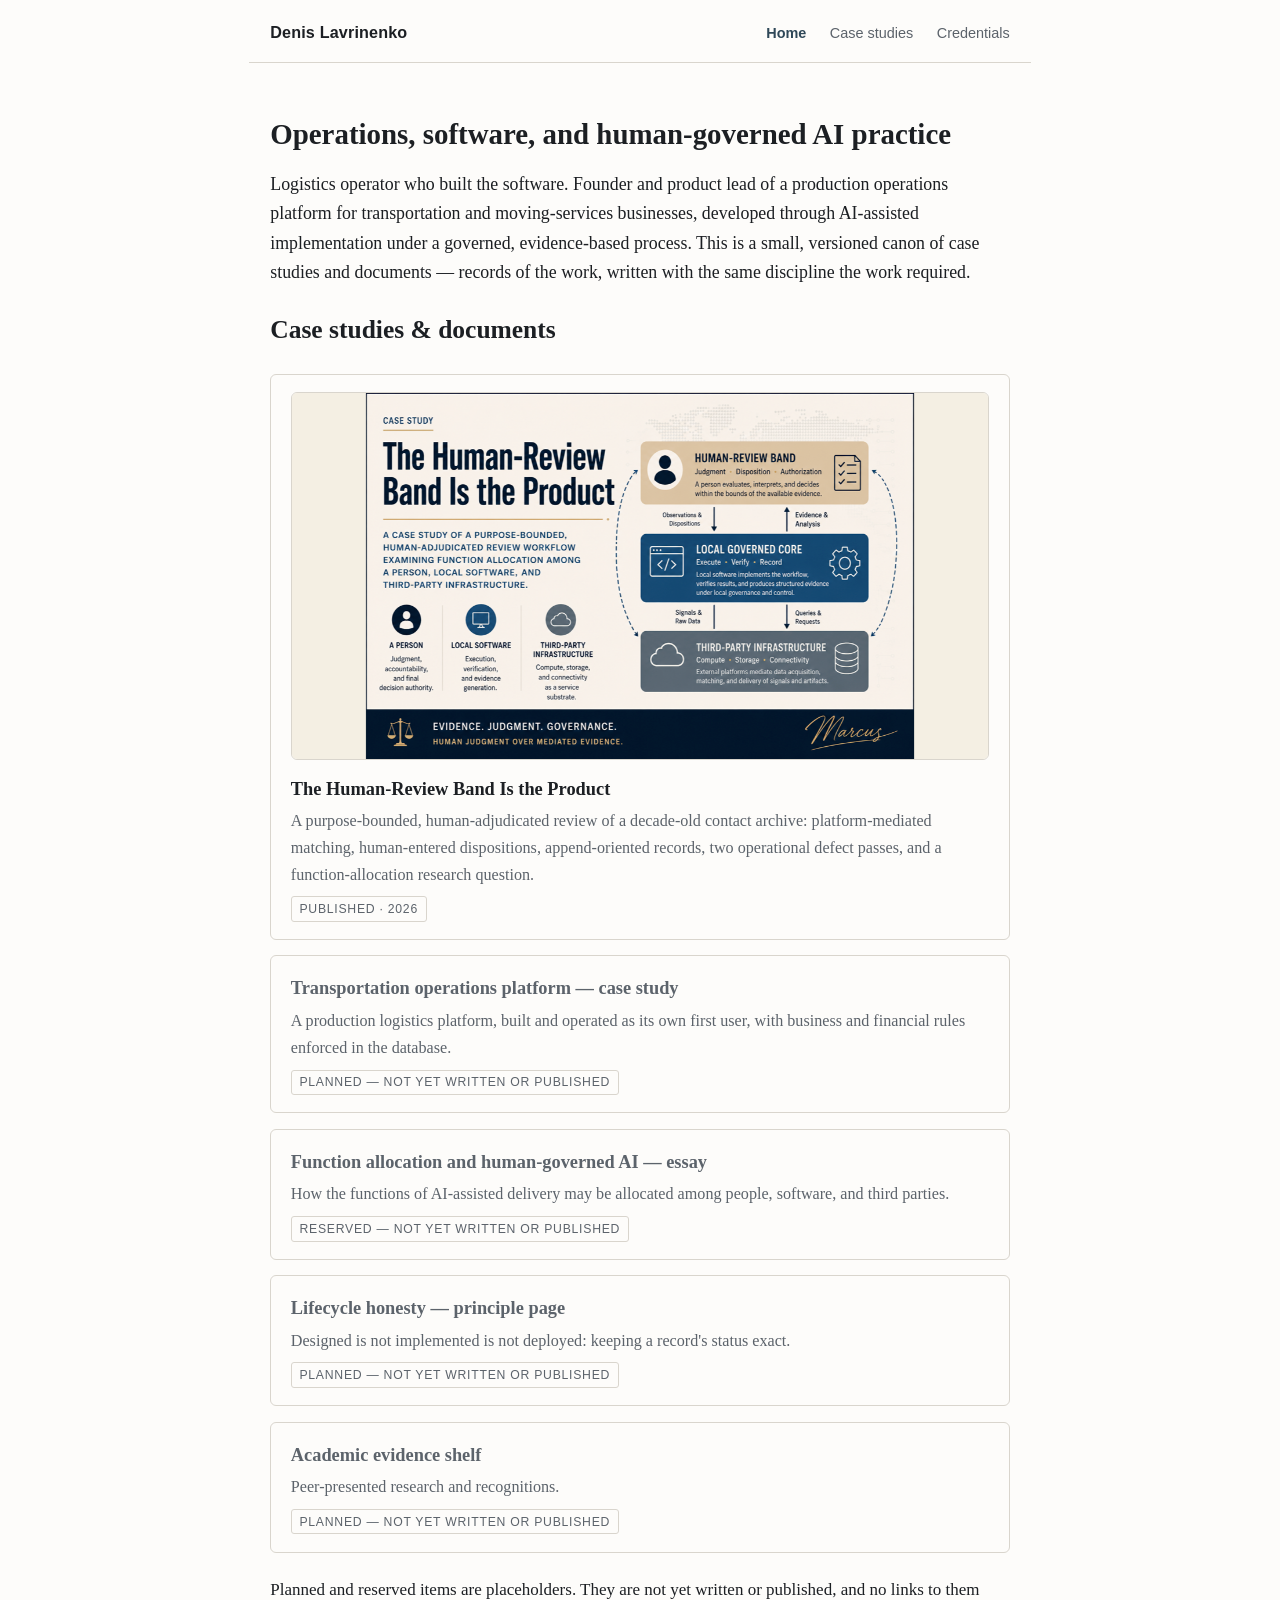
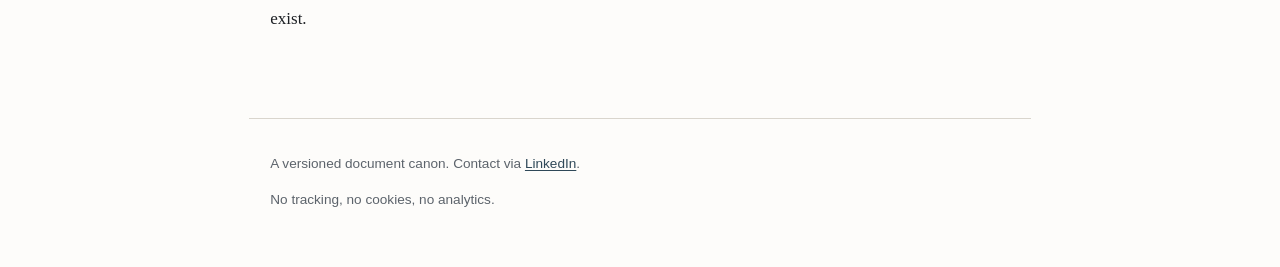
<file: index.html>
<!doctype html>
<html lang="en">
<head>
<meta charset="utf-8" />
<meta name="viewport" content="width=device-width, initial-scale=1" />
<title>Denis Lavrinenko — Operations, Software, and Human-Governed AI Practice</title>
<meta name="description" content="Logistics operator who built the software: founder and product lead, AI-assisted product development, evidence-based and human-governed delivery. A small canon of case studies and documents." />
<meta name="author" content="Denis Lavrinenko" />
<meta name="robots" content="index, follow" />
<link rel="canonical" href="https://sandiegorussian.github.io/public-canon/" />
<meta property="og:type" content="website" />
<meta property="og:site_name" content="Denis Lavrinenko — Public Canon" />
<meta property="og:title" content="Denis Lavrinenko — Operations, Software, and Human-Governed AI Practice" />
<meta property="og:description" content="Logistics operator who built the software: founder and product lead, AI-assisted product development, evidence-based and human-governed delivery. A small canon of case studies and documents." />
<meta property="og:url" content="https://sandiegorussian.github.io/public-canon/" />
<meta property="og:image" content="https://sandiegorussian.github.io/public-canon/assets/human-review-band-social.png" />
<meta property="og:image:width" content="1200" />
<meta property="og:image:height" content="630" />
<meta property="og:image:alt" content="Canonical artwork for The Human-Review Band Is the Product: a human-review band above a local governed core and third-party infrastructure." />
<meta name="twitter:card" content="summary_large_image" />
<meta name="twitter:image" content="https://sandiegorussian.github.io/public-canon/assets/human-review-band-social.png" />
<link rel="stylesheet" href="assets/styles.css" />
</head>
<body>
<header class="site-header">
  <a class="site-name" href="index.html">Denis Lavrinenko</a>
  <nav class="site-nav" aria-label="Primary">
    <a href="index.html" aria-current="page">Home</a>
    <a href="#canon">Case studies</a>
    <a href="credentials/index.html">Credentials</a>
  </nav>
</header>
<main>
  <section class="identity">
    <h1>Operations, software, and human-governed AI practice</h1>
    <p class="lede">Logistics operator who built the software. Founder and product lead of a production operations platform for transportation and moving-services businesses, developed through AI-assisted implementation under a governed, evidence-based process. This is a small, versioned canon of case studies and documents — records of the work, written with the same discipline the work required.</p>
  </section>

  <section id="canon" aria-labelledby="canon-h">
    <h2 id="canon-h">Case studies &amp; documents</h2>
    <ul class="canon-list">
      <li>
        <a class="card-thumb" href="case-studies/human-review-band/index.html"><img src="assets/human-review-band-social.png" width="1200" height="630" alt="The Human-Review Band Is the Product — canonical artwork" loading="lazy" /></a>
        <p class="item-title"><a href="case-studies/human-review-band/index.html">The Human-Review Band Is the Product</a></p>
        <p class="item-desc">A purpose-bounded, human-adjudicated review of a decade-old contact archive: platform-mediated matching, human-entered dispositions, append-oriented records, two operational defect passes, and a function-allocation research question.</p>
        <span class="status-tag">Published · 2026</span>
      </li>
      <li class="planned">
        <p class="item-title">Transportation operations platform — case study</p>
        <p class="item-desc">A production logistics platform, built and operated as its own first user, with business and financial rules enforced in the database.</p>
        <span class="status-tag">Planned — not yet written or published</span>
      </li>
      <li class="planned">
        <p class="item-title">Function allocation and human-governed AI — essay</p>
        <p class="item-desc">How the functions of AI-assisted delivery may be allocated among people, software, and third parties.</p>
        <span class="status-tag">Reserved — not yet written or published</span>
      </li>
      <li class="planned">
        <p class="item-title">Lifecycle honesty — principle page</p>
        <p class="item-desc">Designed is not implemented is not deployed: keeping a record's status exact.</p>
        <span class="status-tag">Planned — not yet written or published</span>
      </li>
      <li class="planned">
        <p class="item-title">Academic evidence shelf</p>
        <p class="item-desc">Peer-presented research and recognitions.</p>
        <span class="status-tag">Planned — not yet written or published</span>
      </li>
    </ul>
    <p class="item-desc">Planned and reserved items are placeholders. They are not yet written or published, and no links to them exist.</p>
  </section>
</main>
<footer class="site-footer">
  <p>A versioned document canon. Contact via <a href="https://www.linkedin.com/in/sandiegorussian/" target="_blank" rel="noopener">LinkedIn</a>.</p>
  <p class="noprint">No tracking, no cookies, no analytics.</p>
</footer>
</body>
</html>
</file>
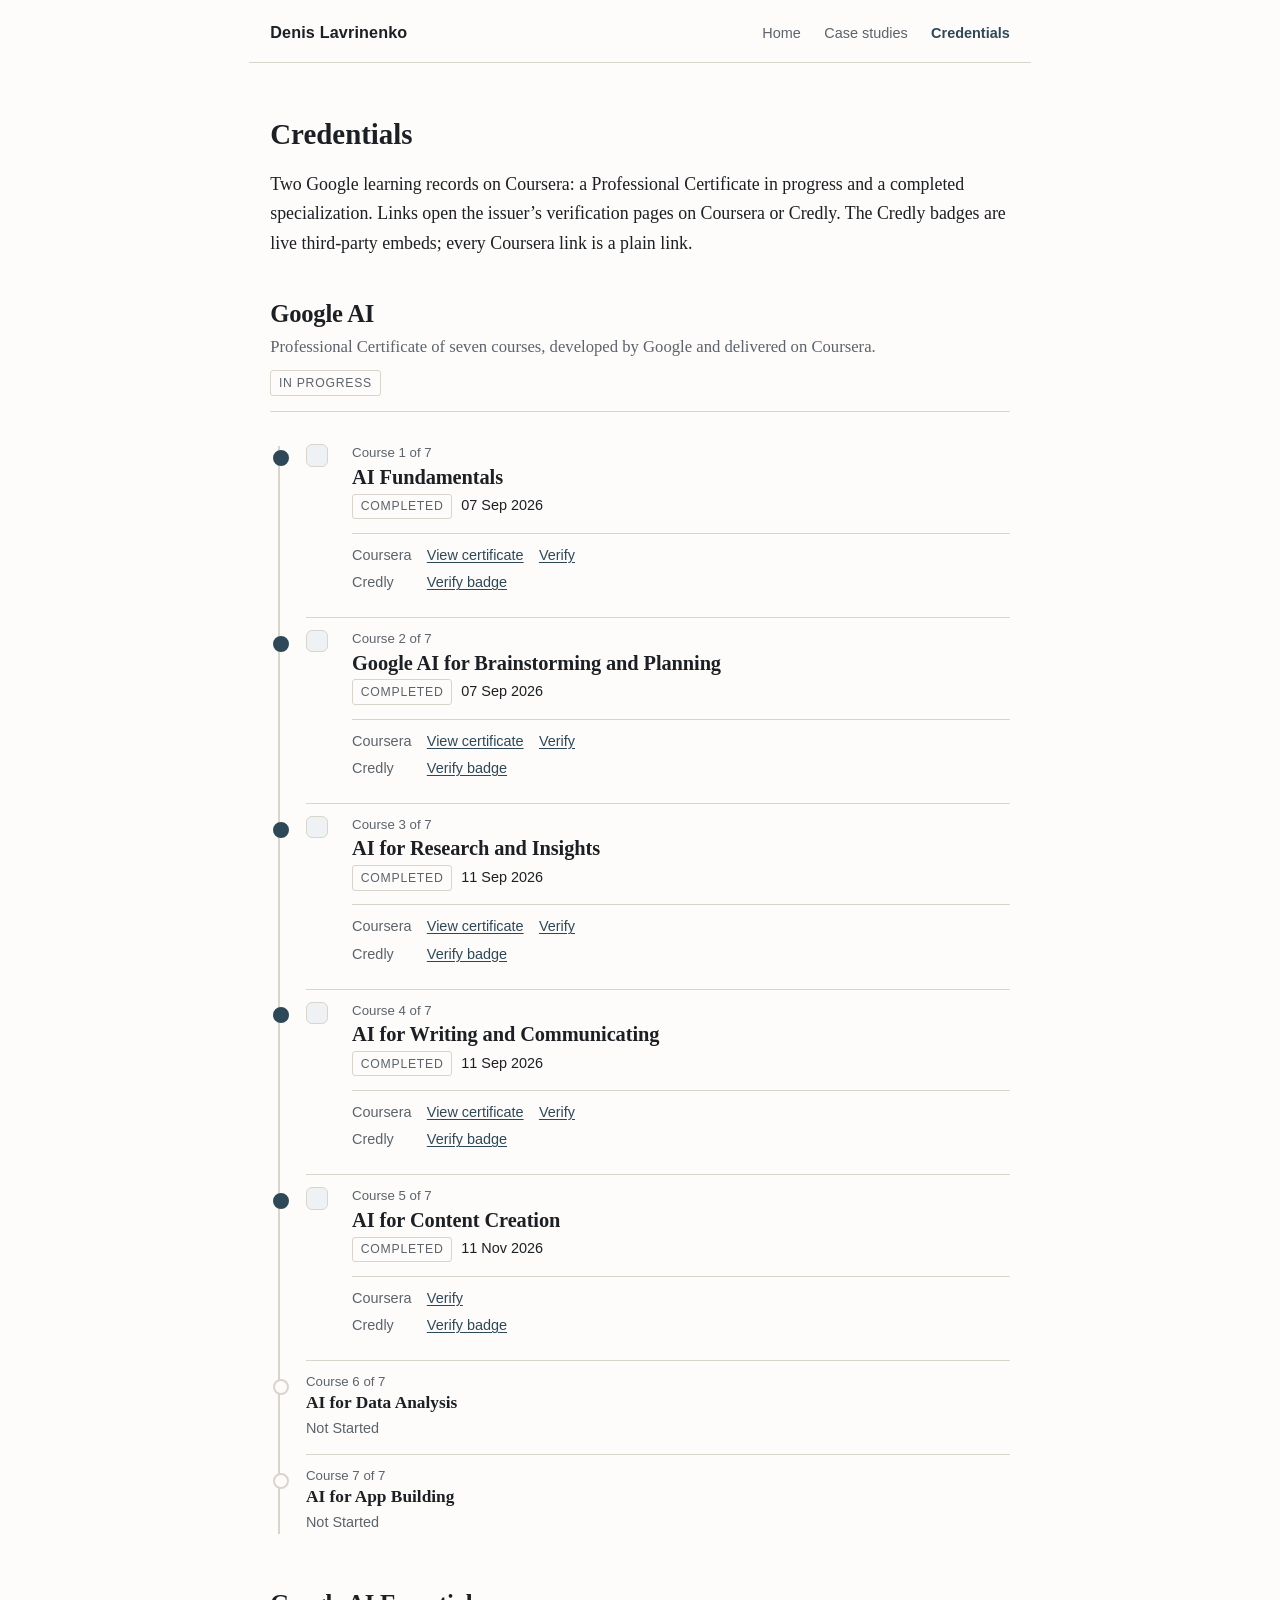
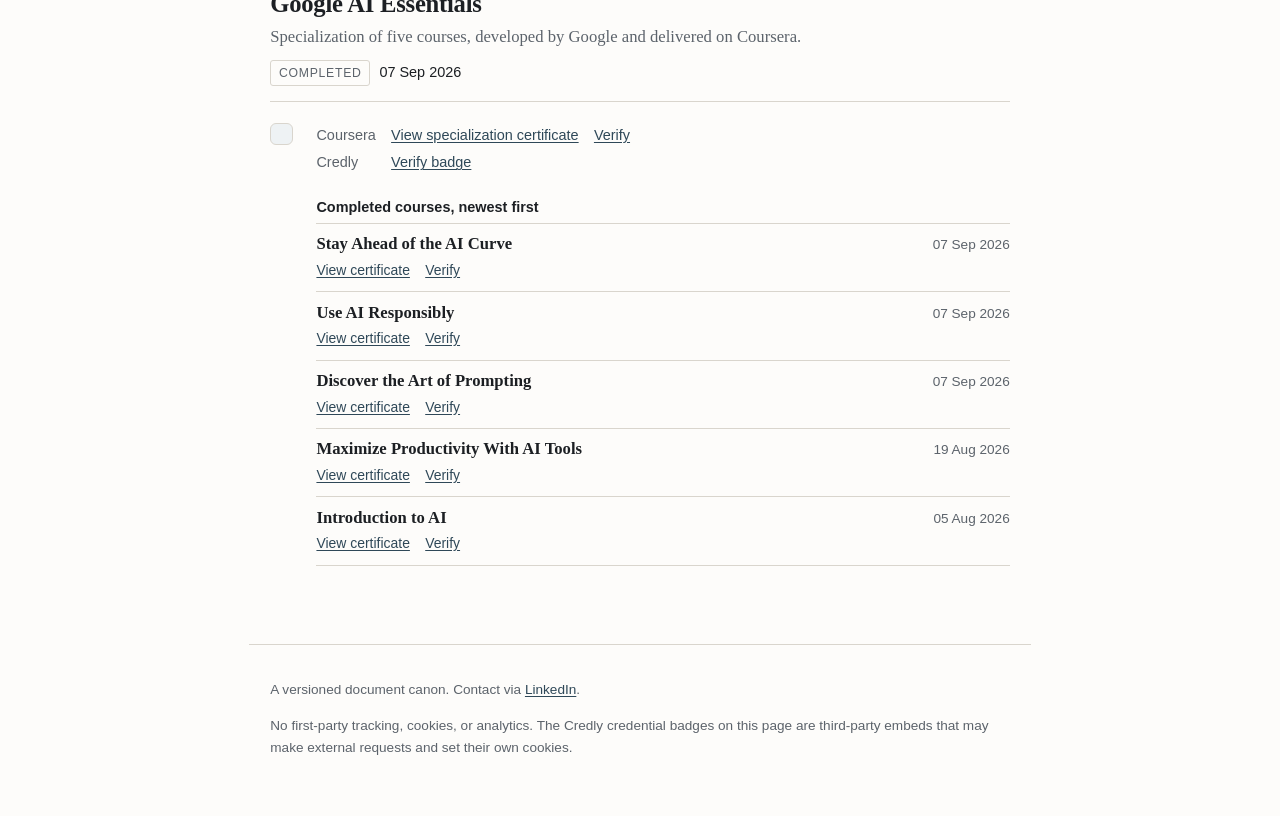
<file: credentials/index.html>
<!doctype html>
<html lang="en">
<head>
<meta charset="utf-8" />
<meta name="viewport" content="width=device-width, initial-scale=1" />
<title>Credentials — Denis Lavrinenko</title>
<meta name="description" content="Verified credentials of Denis Lavrinenko: the Google AI Professional Certificate on Coursera (in progress; five of seven courses completed) and the completed five-course Google AI Essentials specialization, with Coursera certificates and Credly badges." />
<meta name="author" content="Denis Lavrinenko" />
<meta name="robots" content="index, follow" />
<link rel="canonical" href="https://sandiegorussian.github.io/public-canon/credentials/" />
<meta property="og:type" content="website" />
<meta property="og:site_name" content="Denis Lavrinenko — Public Canon" />
<meta property="og:title" content="Credentials — Denis Lavrinenko" />
<meta property="og:description" content="Verified credentials of Denis Lavrinenko: the Google AI Professional Certificate on Coursera (in progress; five of seven courses completed) and the completed five-course Google AI Essentials specialization, with Coursera certificates and Credly badges." />
<meta property="og:url" content="https://sandiegorussian.github.io/public-canon/credentials/" />
<link rel="stylesheet" href="../assets/styles.css" />
</head>
<body>
<header class="site-header">
  <a class="site-name" href="../index.html">Denis Lavrinenko</a>
  <nav class="site-nav" aria-label="Primary">
    <a href="../index.html">Home</a>
    <a href="../index.html#canon">Case studies</a>
    <a href="index.html" aria-current="page">Credentials</a>
  </nav>
</header>
<main class="cred-page">
  <section class="identity">
    <h1>Credentials</h1>
    <p class="lede">Two Google learning records on Coursera: a Professional Certificate in progress and a completed specialization. Links open the issuer’s verification pages on Coursera or Credly. The Credly badges are live third-party embeds; every Coursera link is a plain link.</p>
  </section>

  <section class="cred-program" aria-labelledby="google-ai-h">
    <header class="cred-record-head">
      <h2 id="google-ai-h">Google AI</h2>
      <p class="cred-record-kind">Professional Certificate of seven courses, developed by Google and delivered on Coursera.</p>
      <p class="cred-record-state"><span class="status-tag">In progress</span></p>
    </header>

    <ol class="cred-curriculum">
      <li class="cred-station is-complete">
        <div class="cred-station-main">
          <p class="cred-course-pos">Course 1 of 7</p>
          <h3 class="cred-course-title" id="fundamentals-h">AI Fundamentals</h3>
          <p class="cred-course-state"><span class="status-tag">Completed</span> <time datetime="2026-09-07">07 Sep 2026</time></p>
          <dl class="cred-prov">
            <dt>Coursera</dt>
            <dd><a href="https://coursera.org/share/64635d492699b13879b14310a65586bc" target="_blank" rel="noopener">View certificate</a> <a href="https://coursera.org/verify/1UZZR0TTIKIN" target="_blank" rel="noopener">Verify</a></dd>
            <dt>Credly</dt>
            <dd><a href="https://www.credly.com/go/BvsZsJi8" target="_blank" rel="noopener">Verify badge</a></dd>
          </dl>
        </div>
        <div class="cred-evidence">
          <div data-iframe-width="150" data-iframe-height="270" data-share-badge-id="998bb010-ea0f-4a34-8a7f-6d8a2817ee26" data-share-badge-host="https://www.credly.com"></div>
          <noscript><p class="cred-noscript">The live badge needs JavaScript; the verification links work without it.</p></noscript>
        </div>
      </li>
      <li class="cred-station is-complete">
        <div class="cred-station-main">
          <p class="cred-course-pos">Course 2 of 7</p>
          <h3 class="cred-course-title">Google AI for Brainstorming and Planning</h3>
          <p class="cred-course-state"><span class="status-tag">Completed</span> <time datetime="2026-09-07">07 Sep 2026</time></p>
          <dl class="cred-prov">
            <dt>Coursera</dt>
            <dd><a href="https://coursera.org/share/f8494d786e3cd5aae399a8fae5a469b2" target="_blank" rel="noopener">View certificate</a> <a href="https://coursera.org/verify/2D94ZI2ATSTL" target="_blank" rel="noopener">Verify</a></dd>
            <dt>Credly</dt>
            <dd><a href="https://www.credly.com/go/aIxm4Qs4" target="_blank" rel="noopener">Verify badge</a></dd>
          </dl>
        </div>
        <div class="cred-evidence">
          <div data-iframe-width="150" data-iframe-height="270" data-share-badge-id="845eaee2-73f8-42b7-97d7-309818e1856f" data-share-badge-host="https://www.credly.com"></div>
          <noscript><p class="cred-noscript">The live badge needs JavaScript; the verification links work without it.</p></noscript>
        </div>
      </li>
      <li class="cred-station is-complete">
        <div class="cred-station-main">
          <p class="cred-course-pos">Course 3 of 7</p>
          <h3 class="cred-course-title">AI for Research and Insights</h3>
          <p class="cred-course-state"><span class="status-tag">Completed</span> <time datetime="2026-09-11">11 Sep 2026</time></p>
          <dl class="cred-prov">
            <dt>Coursera</dt>
            <dd><a href="https://coursera.org/share/f36fbcd39f88dc84ead91a12a4cec0df" target="_blank" rel="noopener">View certificate</a> <a href="https://coursera.org/verify/VE1VMON9X03T" target="_blank" rel="noopener">Verify</a></dd>
            <dt>Credly</dt>
            <dd><a href="https://www.credly.com/badges/27ee7c2a-bca8-4be6-abd3-33ca635ae113/public_url" target="_blank" rel="noopener">Verify badge</a></dd>
          </dl>
        </div>
        <div class="cred-evidence">
          <div data-iframe-width="150" data-iframe-height="270" data-share-badge-id="27ee7c2a-bca8-4be6-abd3-33ca635ae113" data-share-badge-host="https://www.credly.com"></div>
          <noscript><p class="cred-noscript">The live badge needs JavaScript; the verification links work without it.</p></noscript>
        </div>
      </li>
      <li class="cred-station is-complete">
        <div class="cred-station-main">
          <p class="cred-course-pos">Course 4 of 7</p>
          <h3 class="cred-course-title">AI for Writing and Communicating</h3>
          <p class="cred-course-state"><span class="status-tag">Completed</span> <time datetime="2026-09-11">11 Sep 2026</time></p>
          <dl class="cred-prov">
            <dt>Coursera</dt>
            <dd><a href="https://coursera.org/share/bd562bd2a1989e1f37b6513eb0af1d4c" target="_blank" rel="noopener">View certificate</a> <a href="https://coursera.org/verify/T0R2F8JYVMU8" target="_blank" rel="noopener">Verify</a></dd>
            <dt>Credly</dt>
            <dd><a href="https://www.credly.com/badges/03b50a30-5339-4eb1-ab19-023d5ffaa61c/public_url" target="_blank" rel="noopener">Verify badge</a></dd>
          </dl>
        </div>
        <div class="cred-evidence">
          <div data-iframe-width="150" data-iframe-height="270" data-share-badge-id="03b50a30-5339-4eb1-ab19-023d5ffaa61c" data-share-badge-host="https://www.credly.com"></div>
          <noscript><p class="cred-noscript">The live badge needs JavaScript; the verification links work without it.</p></noscript>
        </div>
      </li>
      <li class="cred-station is-complete">
        <div class="cred-station-main">
          <p class="cred-course-pos">Course 5 of 7</p>
          <h3 class="cred-course-title">AI for Content Creation</h3>
          <p class="cred-course-state"><span class="status-tag">Completed</span> <time datetime="2026-11-11">11 Nov 2026</time></p>
          <dl class="cred-prov">
            <dt>Coursera</dt>
            <dd><a href="https://coursera.org/verify/50PXVFL6XMNH" target="_blank" rel="noopener">Verify</a></dd>
            <dt>Credly</dt>
            <dd><a href="https://www.credly.com/badges/3085fab0-807b-4693-b470-4de179496caf/public_url" target="_blank" rel="noopener">Verify badge</a></dd>
          </dl>
        </div>
        <div class="cred-evidence">
          <div data-iframe-width="150" data-iframe-height="270" data-share-badge-id="3085fab0-807b-4693-b470-4de179496caf" data-share-badge-host="https://www.credly.com"></div>
          <noscript><p class="cred-noscript">The live badge needs JavaScript; the verification links work without it.</p></noscript>
        </div>
      </li>
      <li class="cred-station">
        <div class="cred-station-main">
          <p class="cred-course-pos">Course 6 of 7</p>
          <h3 class="cred-course-title">AI for Data Analysis</h3>
          <p class="cred-course-state">Not Started</p>
        </div>
      </li>
      <li class="cred-station">
        <div class="cred-station-main">
          <p class="cred-course-pos">Course 7 of 7</p>
          <h3 class="cred-course-title">AI for App Building</h3>
          <p class="cred-course-state">Not Started</p>
        </div>
      </li>
    </ol>
  </section>

  <section class="cred-spec" aria-labelledby="essentials-h">
    <header class="cred-record-head">
      <h2 id="essentials-h">Google AI Essentials</h2>
      <p class="cred-record-kind">Specialization of five courses, developed by Google and delivered on Coursera.</p>
      <p class="cred-record-state"><span class="status-tag">Completed</span> <time datetime="2026-09-07">07 Sep 2026</time></p>
    </header>

    <div class="cred-record">
      <div class="cred-evidence">
        <div data-iframe-width="150" data-iframe-height="270" data-share-badge-id="b9423724-91fc-4b4f-ba8f-a429c0722ae7" data-share-badge-host="https://www.credly.com"></div><script type="text/javascript" async src="//cdn.credly.com/assets/utilities/embed.js"></script>
        <noscript><p class="cred-noscript">The live badge needs JavaScript; the verification links work without it.</p></noscript>
      </div>
      <div class="cred-body">
        <dl class="cred-prov cred-prov-top">
          <dt>Coursera</dt>
          <dd><a href="https://coursera.org/share/19ac546e4a37b308092253890fdd56e0" target="_blank" rel="noopener">View specialization certificate</a> <a href="https://coursera.org/verify/specialization/AJ8VFHW3DFUC" target="_blank" rel="noopener">Verify</a></dd>
          <dt>Credly</dt>
          <dd><a href="https://www.credly.com/go/rqqdHs0s" target="_blank" rel="noopener">Verify badge</a></dd>
        </dl>
        <h3 class="cred-ledger-heading">Completed courses, newest first</h3>
        <ul class="cred-ledger">
          <li>
            <p class="cred-course">Stay Ahead of the AI Curve</p>
            <p class="cred-course-date"><time datetime="2026-09-07">07 Sep 2026</time></p>
            <p class="cred-course-prov"><a href="https://coursera.org/share/92cff00a2dc70624c98c1f9a107750a8" target="_blank" rel="noopener">View certificate</a> <a href="https://coursera.org/verify/CBBKUHPWM2ZO" target="_blank" rel="noopener">Verify</a></p>
          </li>
          <li>
            <p class="cred-course">Use AI Responsibly</p>
            <p class="cred-course-date"><time datetime="2026-09-07">07 Sep 2026</time></p>
            <p class="cred-course-prov"><a href="https://coursera.org/share/d693bfab2a2a6c9403fcdd56c0db10a9" target="_blank" rel="noopener">View certificate</a> <a href="https://coursera.org/verify/267QMJEKC5I3" target="_blank" rel="noopener">Verify</a></p>
          </li>
          <li>
            <p class="cred-course">Discover the Art of Prompting</p>
            <p class="cred-course-date"><time datetime="2026-09-07">07 Sep 2026</time></p>
            <p class="cred-course-prov"><a href="https://coursera.org/share/87c1e7b7c40f55e618b316984935978a" target="_blank" rel="noopener">View certificate</a> <a href="https://coursera.org/verify/QBGXGYDEUZOA" target="_blank" rel="noopener">Verify</a></p>
          </li>
          <li>
            <p class="cred-course">Maximize Productivity With AI Tools</p>
            <p class="cred-course-date"><time datetime="2026-08-19">19 Aug 2026</time></p>
            <p class="cred-course-prov"><a href="https://coursera.org/share/b8801066bc0e42fa3d8b7239f58625a5" target="_blank" rel="noopener">View certificate</a> <a href="https://coursera.org/verify/VPY8KZZATFL8" target="_blank" rel="noopener">Verify</a></p>
          </li>
          <li>
            <p class="cred-course">Introduction to AI</p>
            <p class="cred-course-date"><time datetime="2026-08-05">05 Aug 2026</time></p>
            <p class="cred-course-prov"><a href="https://coursera.org/share/db917ba5dddaeb8c3c49fdeda08a6853" target="_blank" rel="noopener">View certificate</a> <a href="https://coursera.org/verify/QUC2CAT77QPJ" target="_blank" rel="noopener">Verify</a></p>
          </li>
        </ul>
      </div>
    </div>
  </section>
</main>
<footer class="site-footer">
  <p>A versioned document canon. Contact via <a href="https://www.linkedin.com/in/sandiegorussian/" target="_blank" rel="noopener">LinkedIn</a>.</p>
  <p class="noprint">No first-party tracking, cookies, or analytics. The Credly credential badges on this page are third-party embeds that may make external requests and set their own cookies.</p>
</footer>
</body>
</html>
</file>
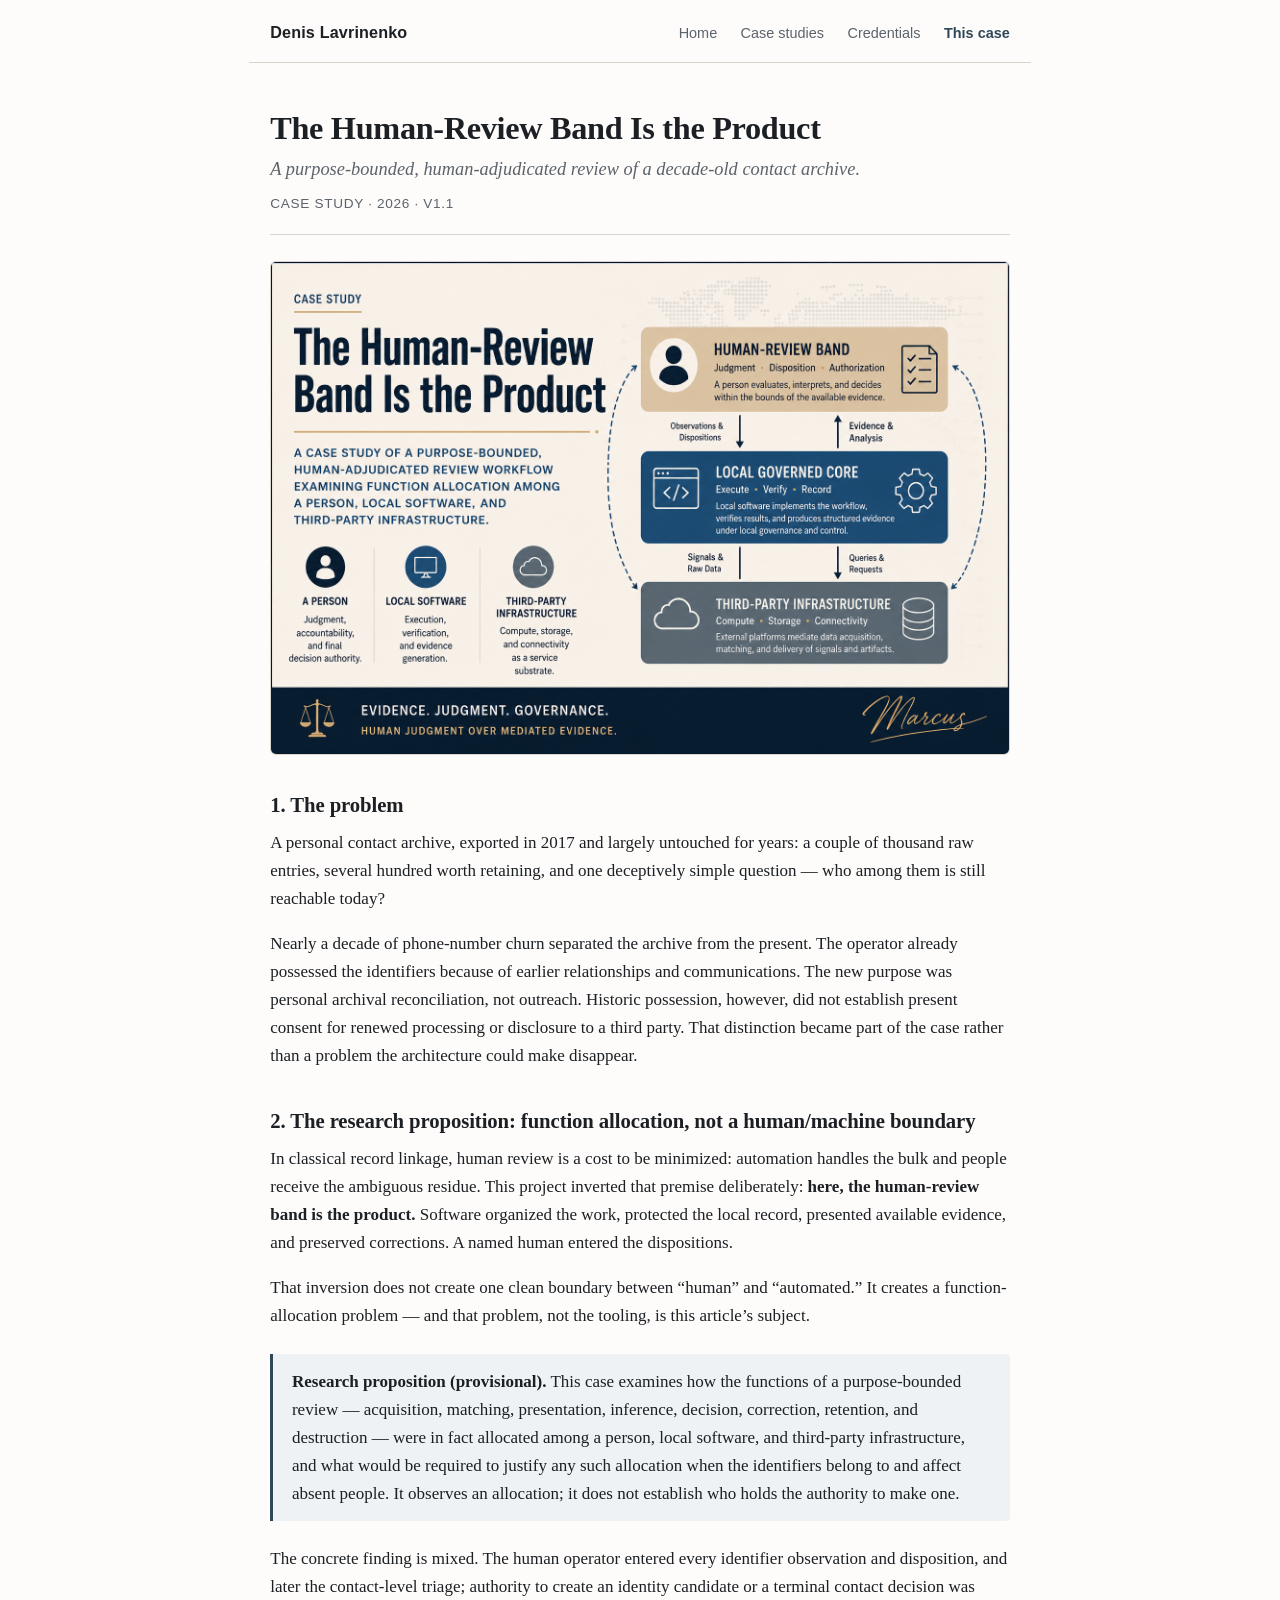
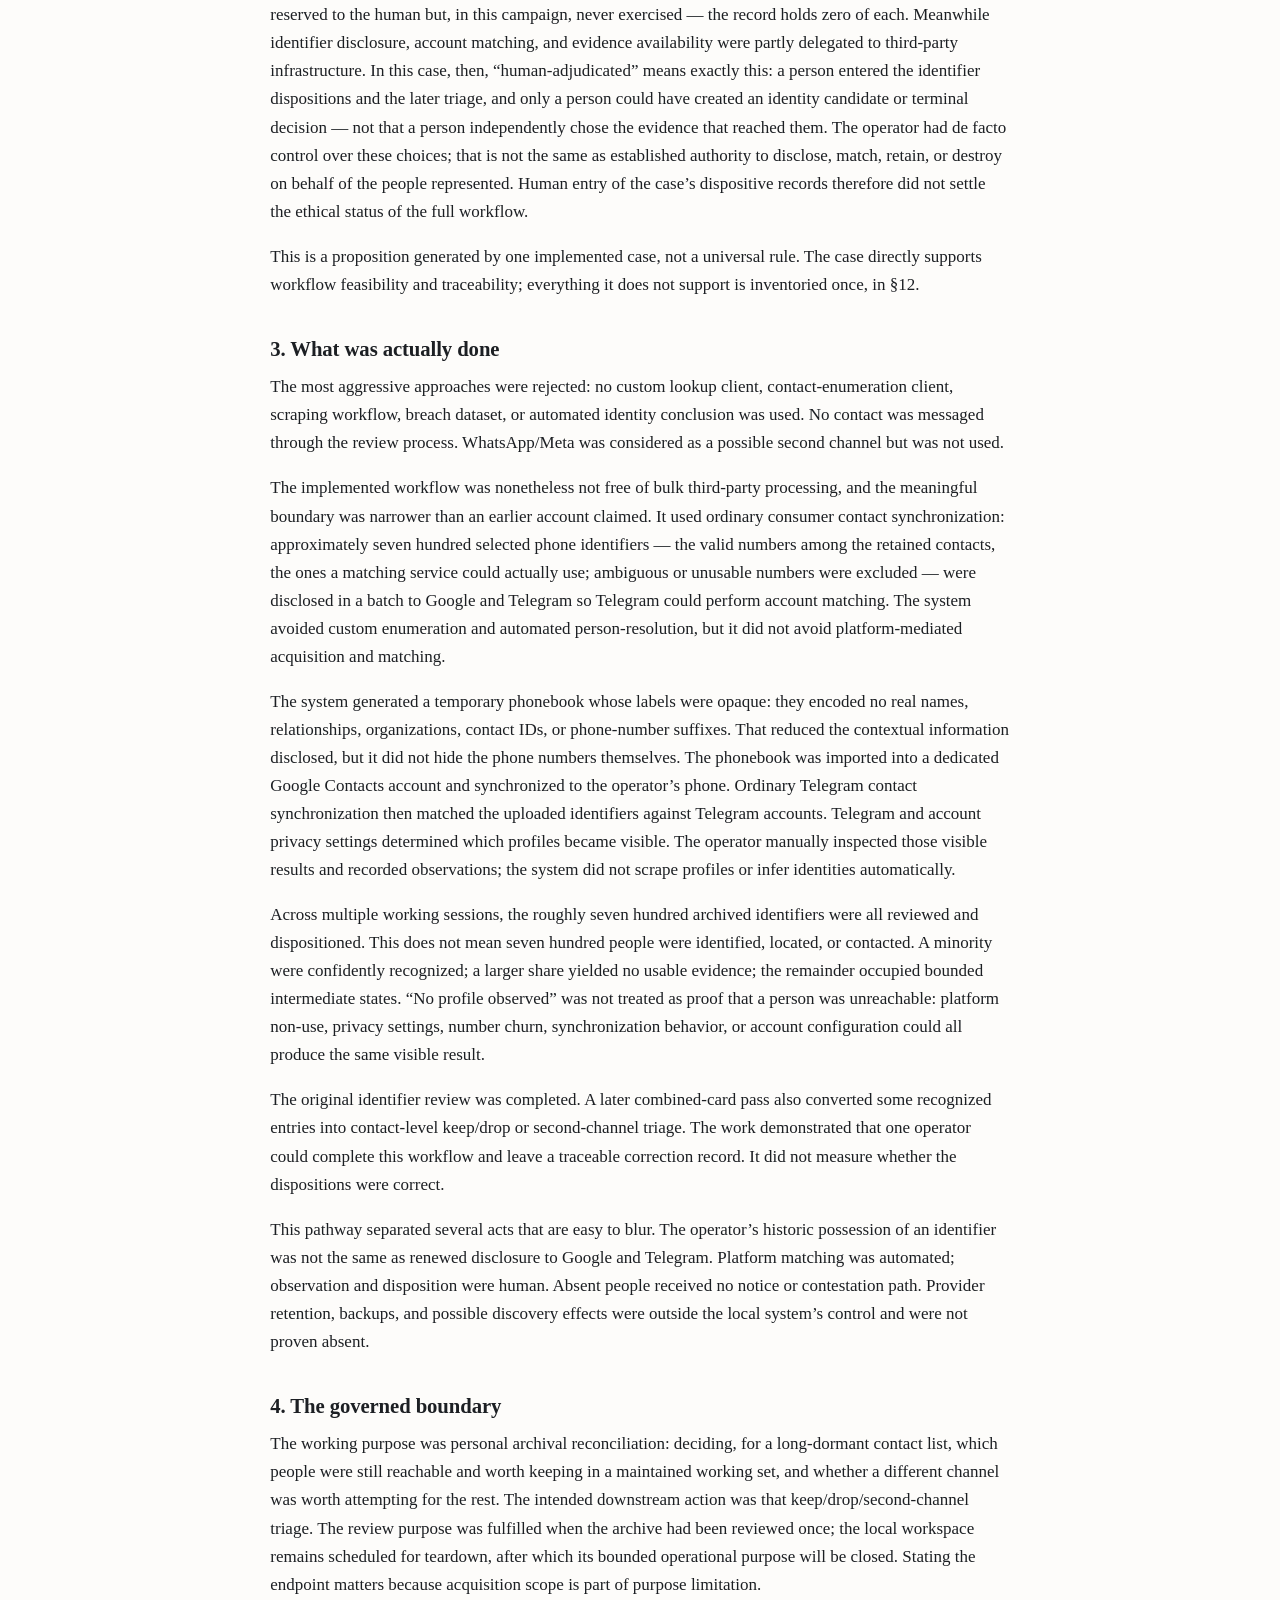
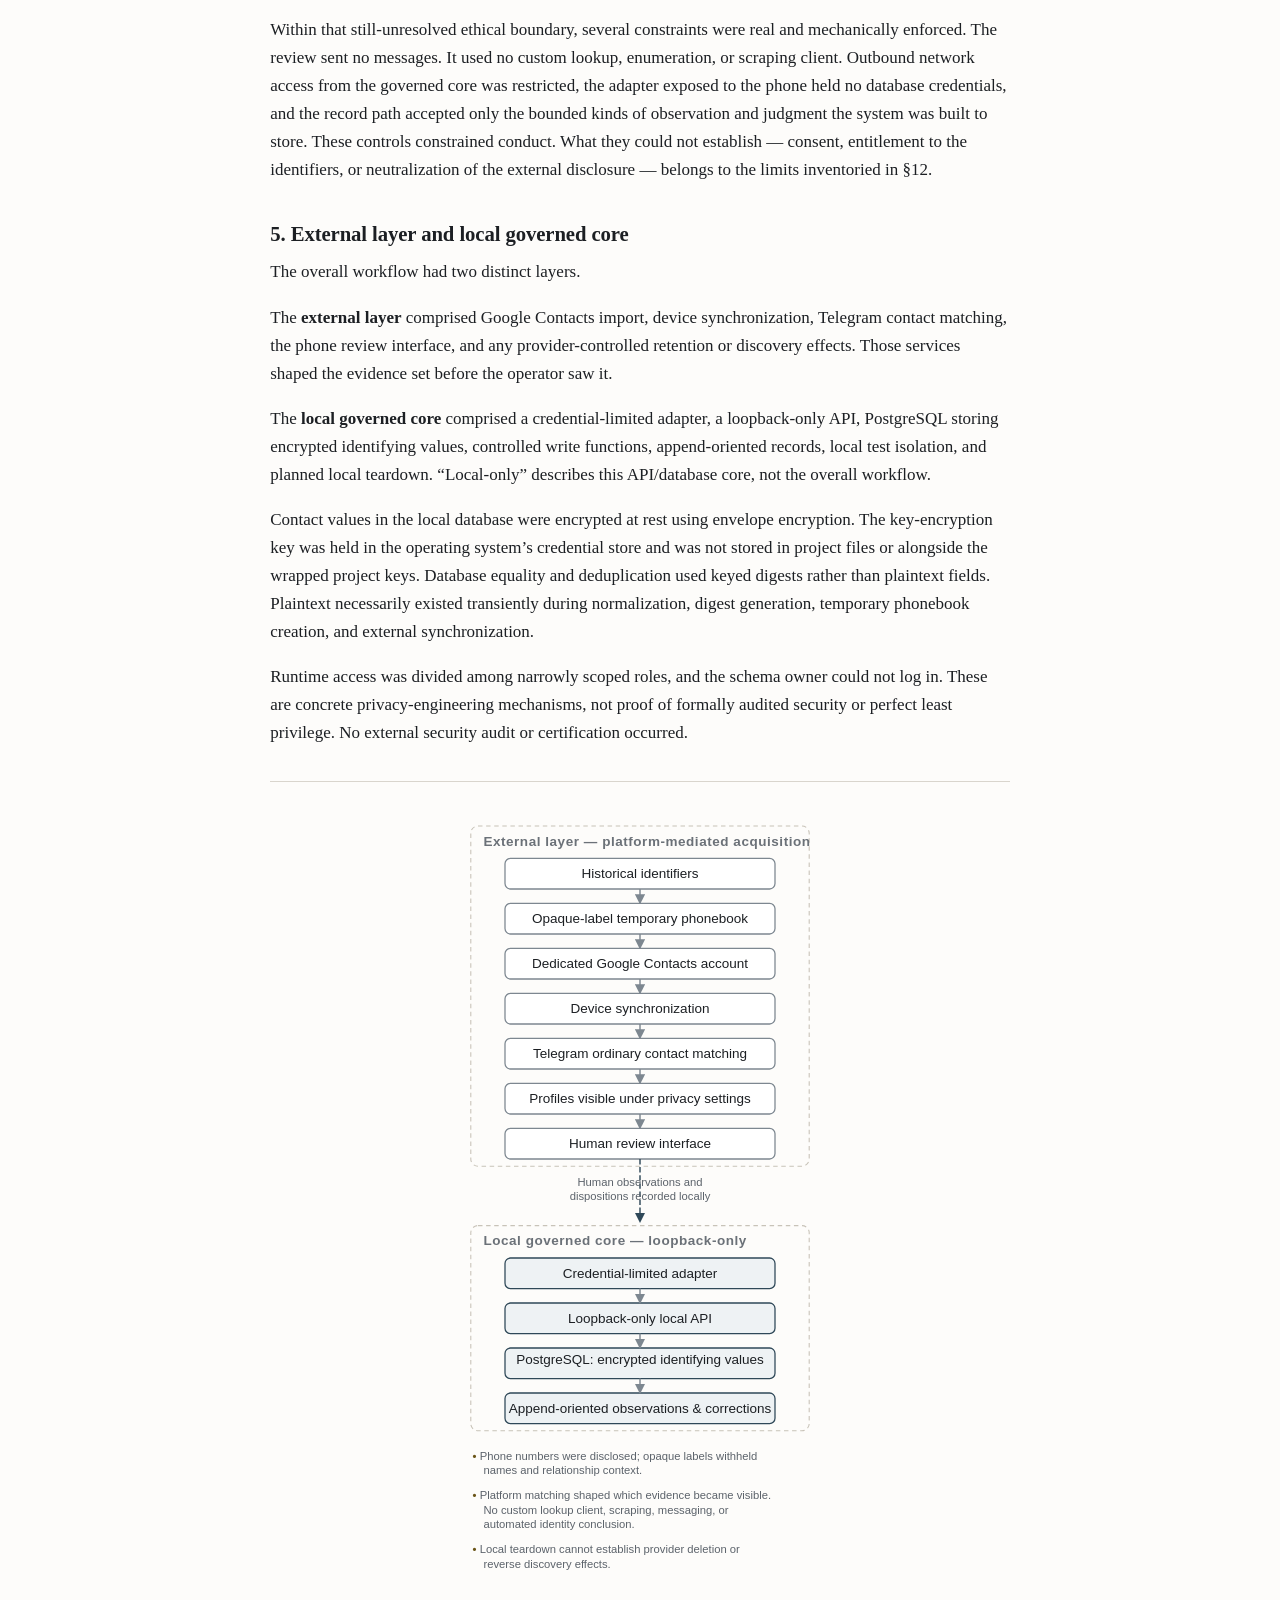
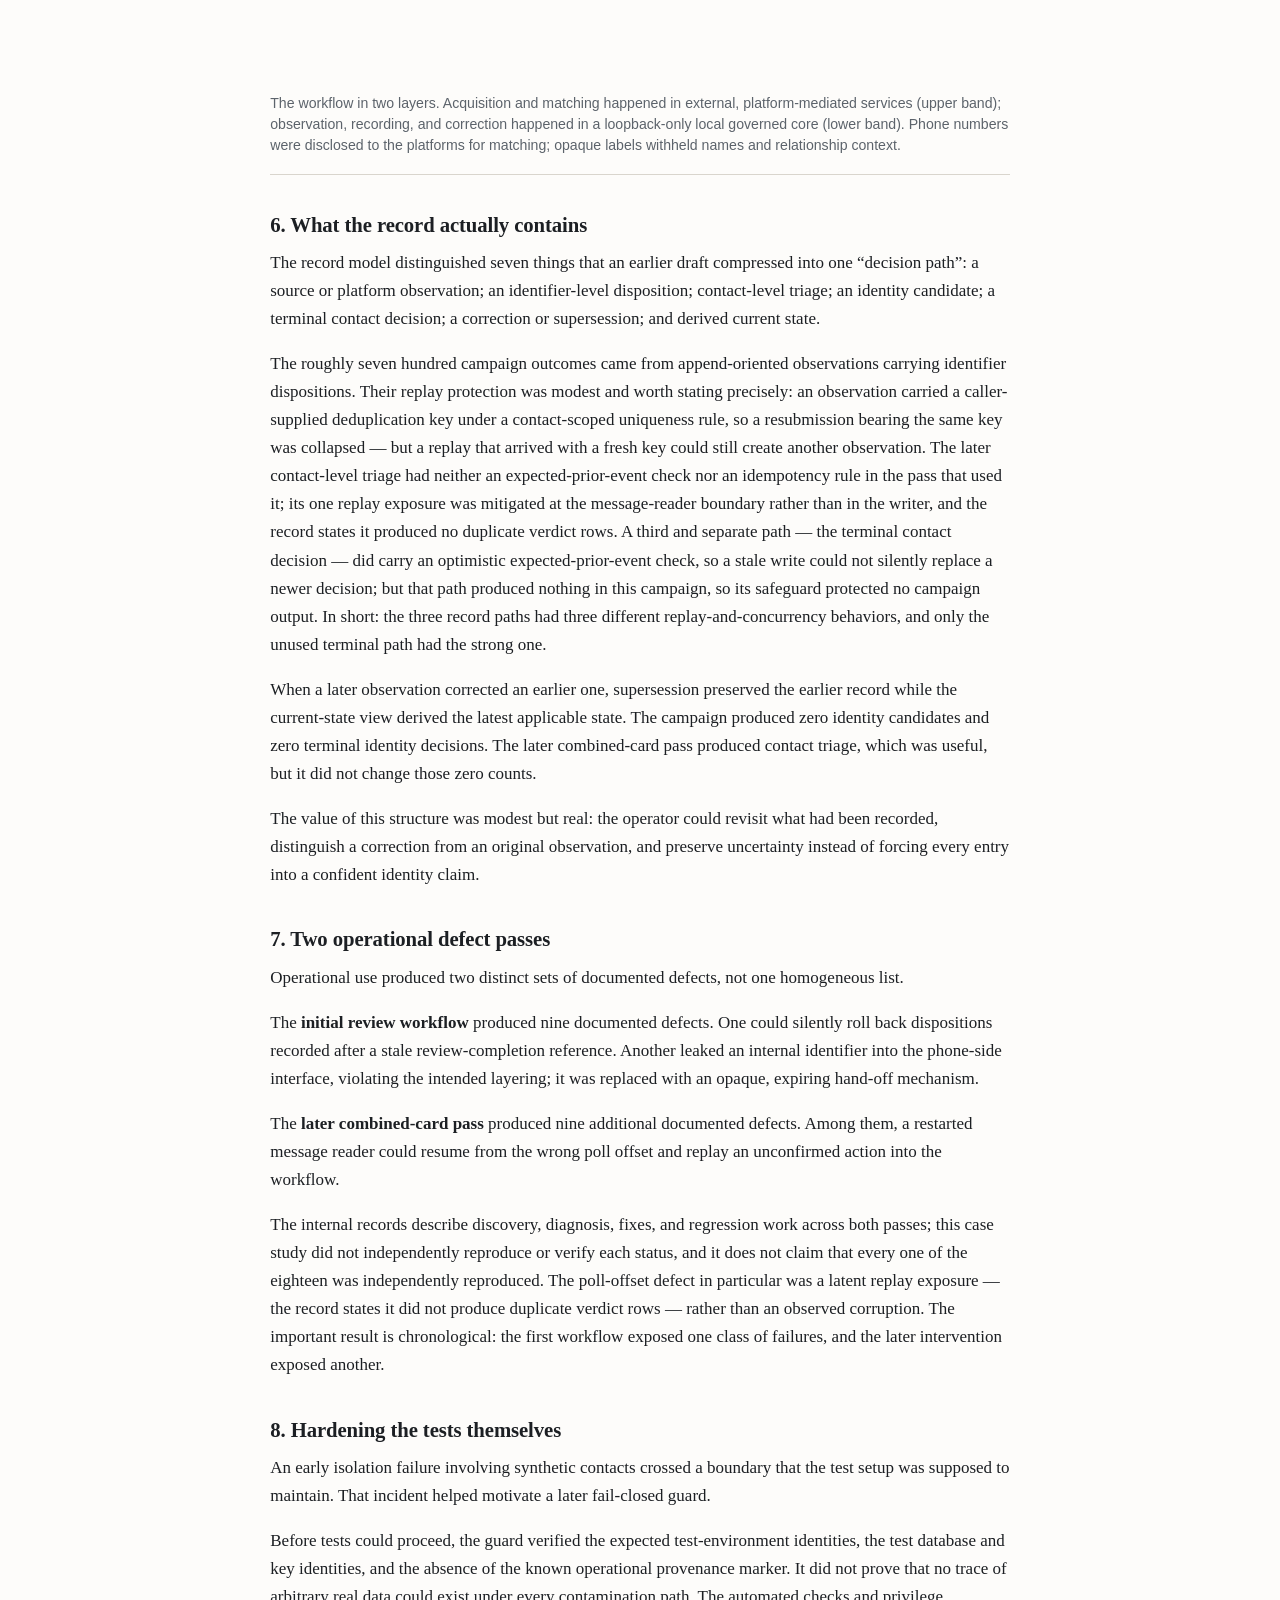
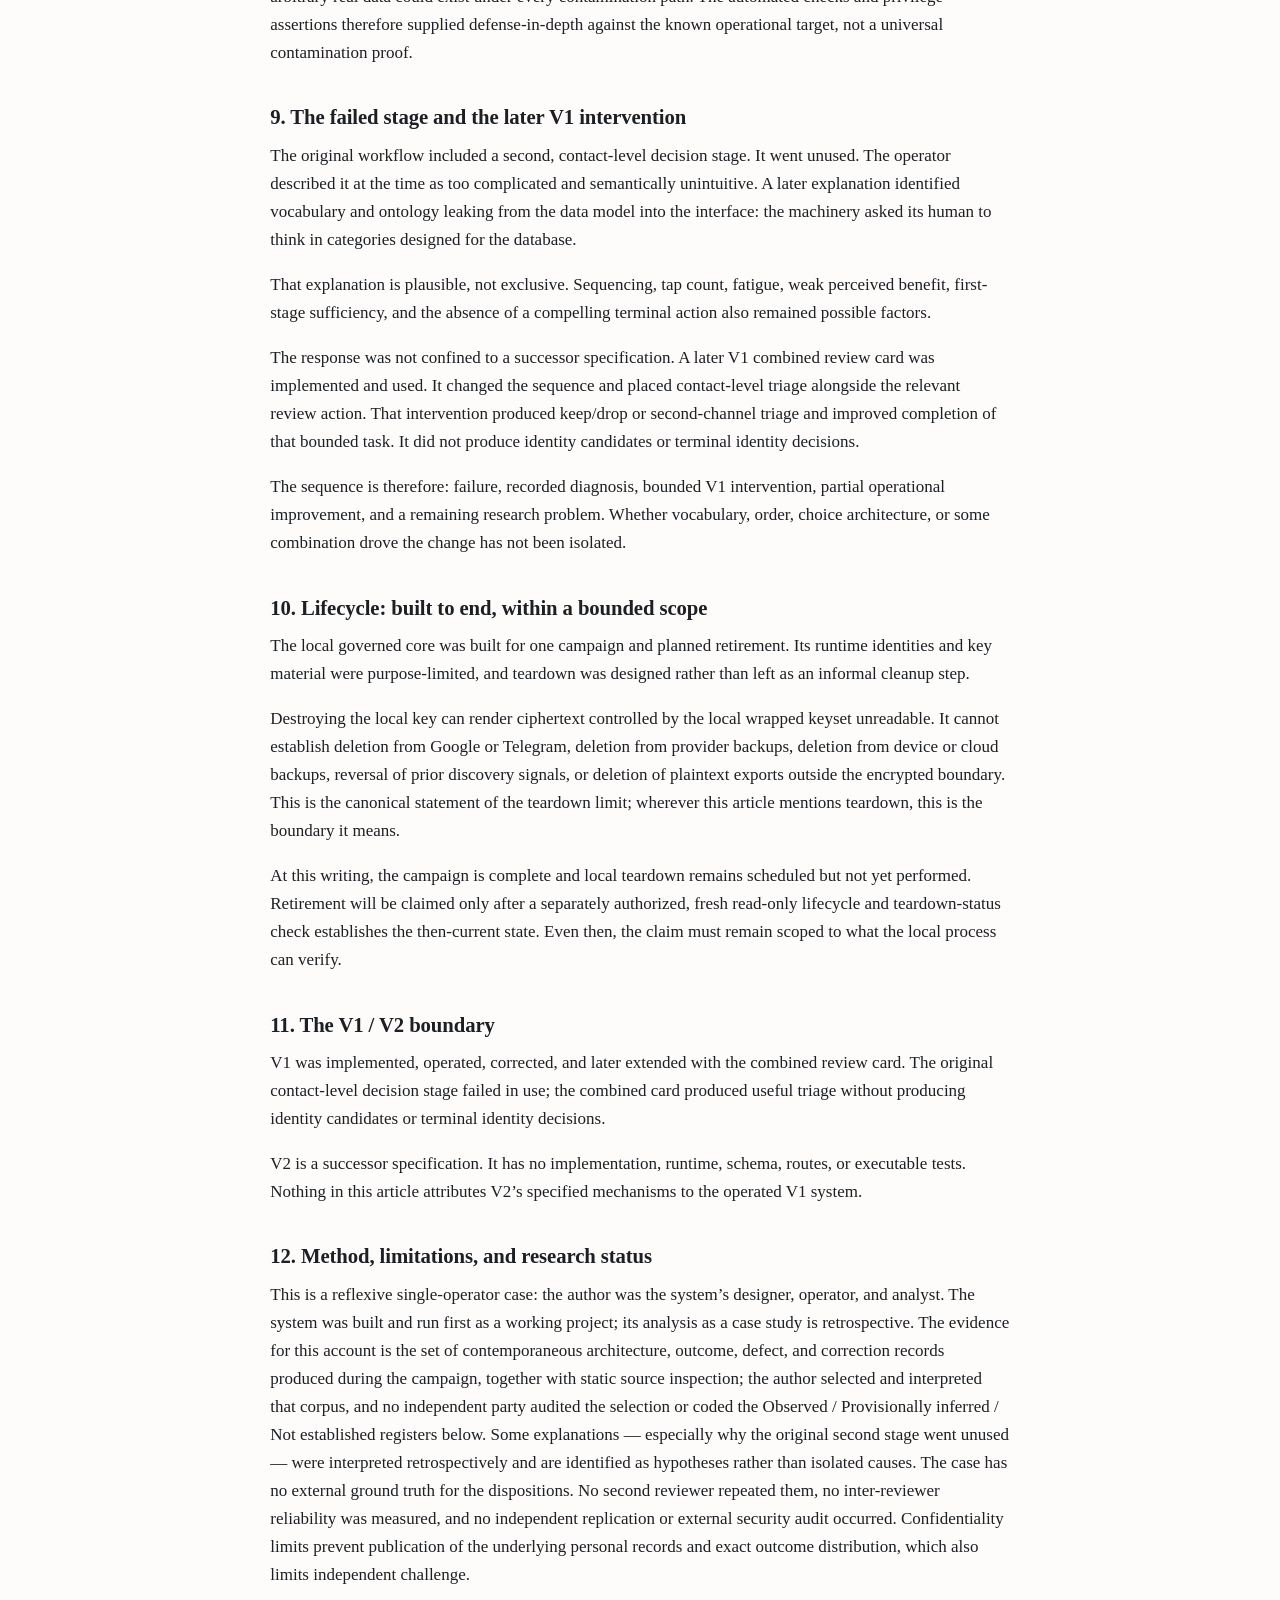
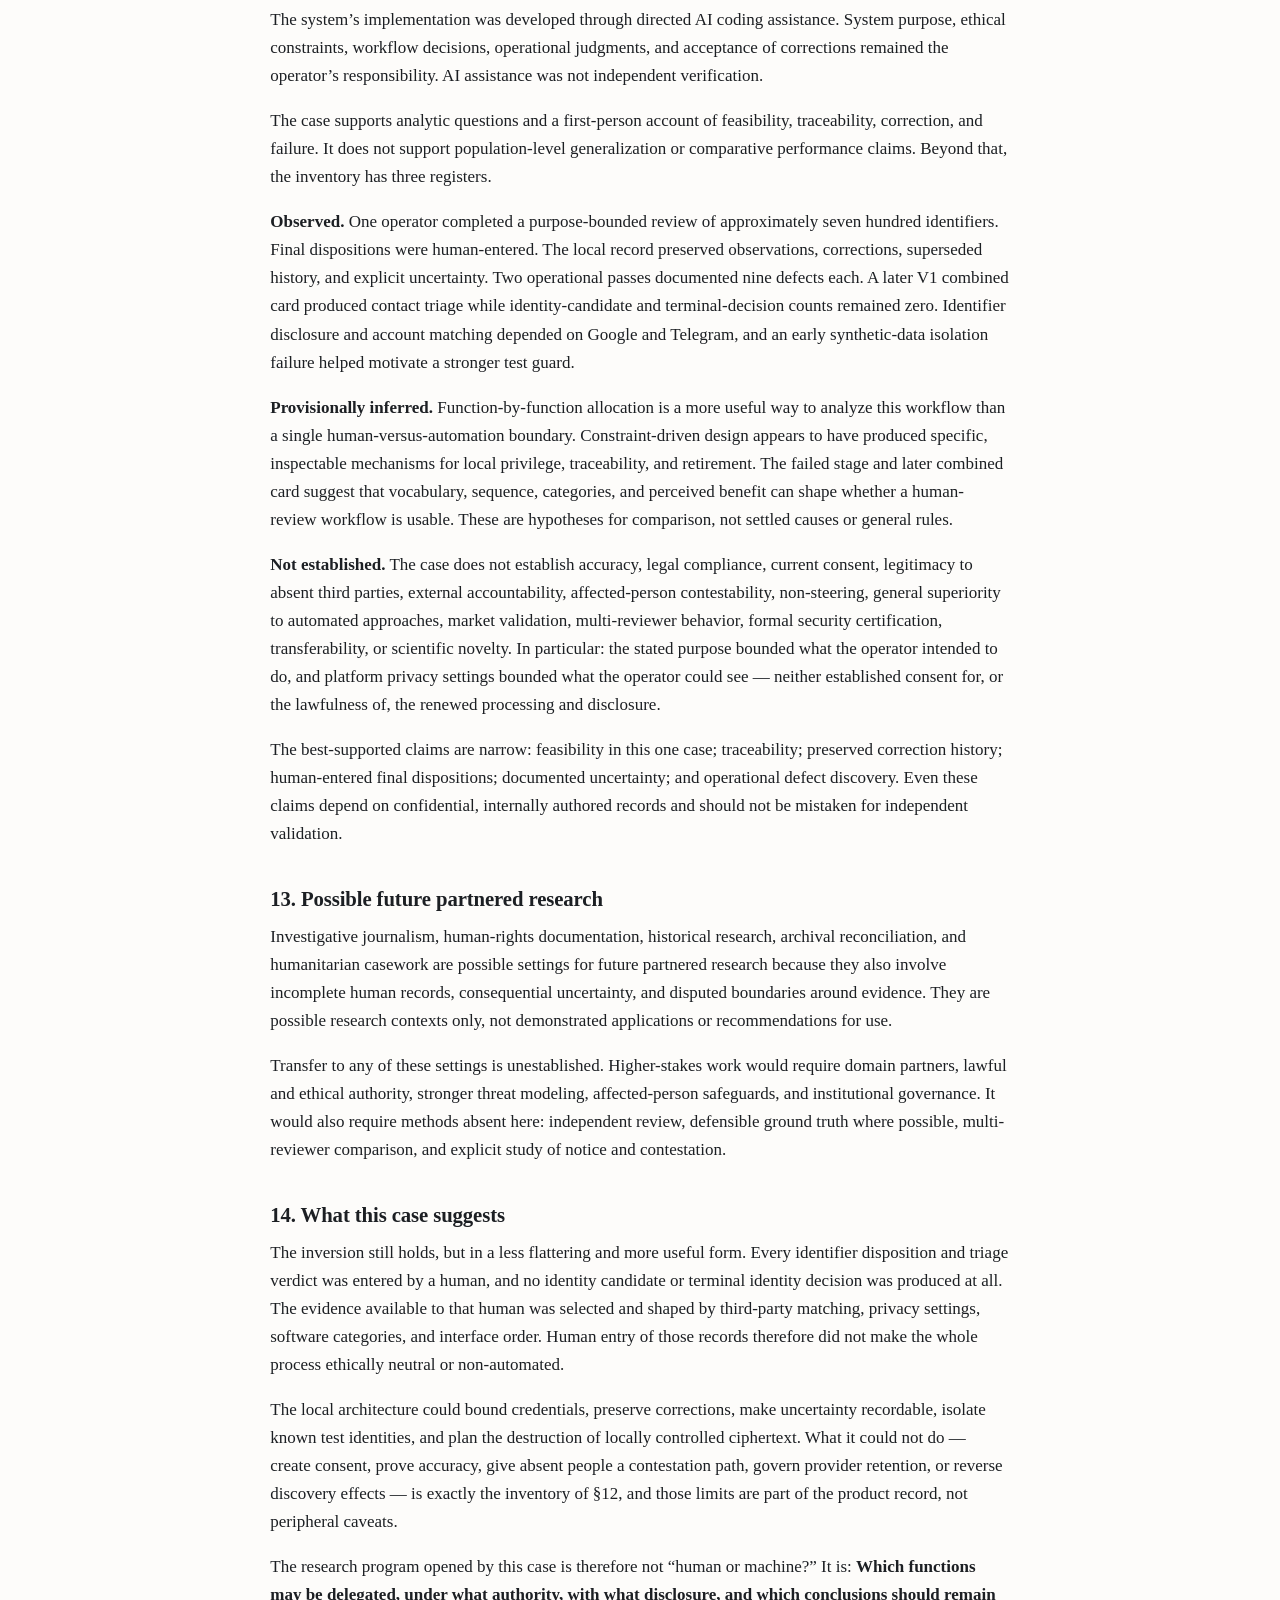
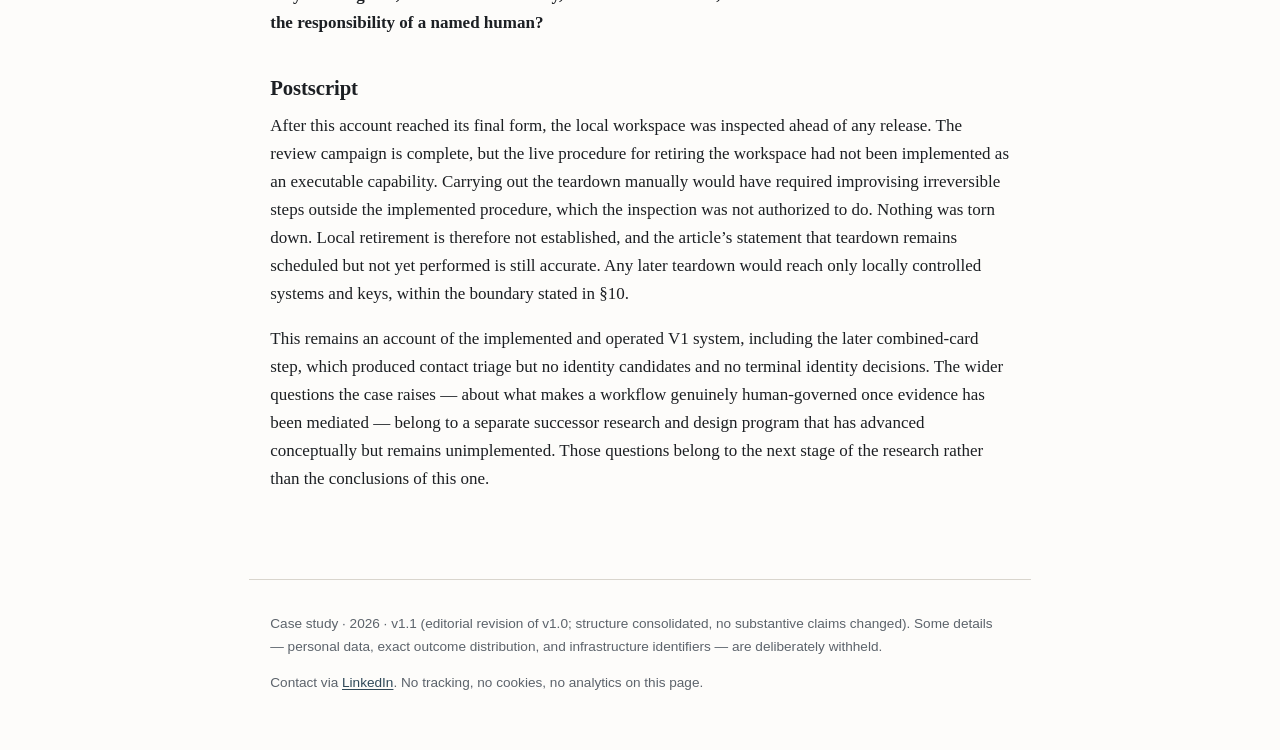
<file: case-studies/human-review-band/index.html>
<!doctype html>
<html lang="en">
<head>
<meta charset="utf-8" />
<meta name="viewport" content="width=device-width, initial-scale=1" />
<title>The Human-Review Band Is the Product — Denis Lavrinenko</title>
<meta name="description" content="A case study of a purpose-bounded review of a decade-old contact archive: platform-mediated matching, human-entered dispositions, append-oriented records, two operational defect passes, and a function-allocation research question." />
<meta name="author" content="Denis Lavrinenko" />
<meta name="robots" content="index, follow" />
<link rel="canonical" href="https://sandiegorussian.github.io/public-canon/case-studies/human-review-band/" />
<meta property="og:type" content="article" />
<meta property="og:site_name" content="Denis Lavrinenko — Public Canon" />
<meta property="og:title" content="The Human-Review Band Is the Product" />
<meta property="og:description" content="A case study of a purpose-bounded review of a decade-old contact archive: platform-mediated matching, human-entered dispositions, append-oriented records, two operational defect passes, and a function-allocation research question." />
<meta property="og:url" content="https://sandiegorussian.github.io/public-canon/case-studies/human-review-band/" />
<meta property="og:image" content="https://sandiegorussian.github.io/public-canon/assets/human-review-band-social.png" />
<meta property="og:image:width" content="1200" />
<meta property="og:image:height" content="630" />
<meta property="og:image:alt" content="Canonical artwork for The Human-Review Band Is the Product: a human-review band above a local governed core and third-party infrastructure, with flows of evidence, observations, requests, and decisions." />
<meta name="twitter:card" content="summary_large_image" />
<meta name="twitter:image" content="https://sandiegorussian.github.io/public-canon/assets/human-review-band-social.png" />
<meta name="twitter:image:alt" content="Canonical artwork for The Human-Review Band Is the Product: a human-review band above a local governed core and third-party infrastructure, with flows of evidence, observations, requests, and decisions." />
<link rel="stylesheet" href="../../assets/styles.css" />
</head>
<body>
<header class="site-header">
  <a class="site-name" href="../../index.html">Denis Lavrinenko</a>
  <nav class="site-nav" aria-label="Primary">
    <a href="../../index.html">Home</a>
    <a href="../../index.html#canon">Case studies</a>
    <a href="../../credentials/index.html">Credentials</a>
    <a href="index.html" aria-current="page">This case</a>
  </nav>
</header>
<main>
<article>
<h1>The Human-Review Band Is the Product</h1>
<p class="subtitle">A purpose-bounded, human-adjudicated review of a decade-old contact archive.</p>
<p class="docmeta">Case study · 2026 · v1.1</p>
<figure class="lead-art">
  <img src="../../assets/human-review-band-canonical.png" width="1536" height="1024" alt="Canonical artwork for The Human-Review Band Is the Product, showing a human-review band above a local governed core and third-party infrastructure, with flows of evidence, observations, requests, and decisions." />
</figure>
<h2 id="the-problem">1. The problem</h2>
<p>A personal contact archive, exported in 2017 and largely untouched for years: a couple of thousand raw entries, several hundred worth retaining, and one deceptively simple question — who among them is still reachable today?</p>
<p>Nearly a decade of phone-number churn separated the archive from the present. The operator already possessed the identifiers because of earlier relationships and communications. The new purpose was personal archival reconciliation, not outreach. Historic possession, however, did not establish present consent for renewed processing or disclosure to a third party. That distinction became part of the case rather than a problem the architecture could make disappear.</p>
<h2 id="the-research-proposition-function-allocation-not-a-human-machine-boundary">2. The research proposition: function allocation, not a human/machine boundary</h2>
<p>In classical record linkage, human review is a cost to be minimized: automation handles the bulk and people receive the ambiguous residue. This project inverted that premise deliberately: <strong>here, the human-review band is the product.</strong> Software organized the work, protected the local record, presented available evidence, and preserved corrections. A named human entered the dispositions.</p>
<p>That inversion does not create one clean boundary between “human” and “automated.” It creates a function-allocation problem — and that problem, not the tooling, is this article’s subject.</p>
<blockquote>
<p><strong>Research proposition (provisional).</strong> This case examines how the functions of a purpose-bounded review — acquisition, matching, presentation, inference, decision, correction, retention, and destruction — were in fact allocated among a person, local software, and third-party infrastructure, and what would be required to justify any such allocation when the identifiers belong to and affect absent people. It observes an allocation; it does not establish who holds the authority to make one.</p>
</blockquote>
<p>The concrete finding is mixed. The human operator entered every identifier observation and disposition, and later the contact-level triage; authority to create an identity candidate or a terminal contact decision was reserved to the human but, in this campaign, never exercised — the record holds zero of each. Meanwhile identifier disclosure, account matching, and evidence availability were partly delegated to third-party infrastructure. In this case, then, “human-adjudicated” means exactly this: a person entered the identifier dispositions and the later triage, and only a person could have created an identity candidate or terminal decision — not that a person independently chose the evidence that reached them. The operator had de facto control over these choices; that is not the same as established authority to disclose, match, retain, or destroy on behalf of the people represented. Human entry of the case’s dispositive records therefore did not settle the ethical status of the full workflow.</p>
<p>This is a proposition generated by one implemented case, not a universal rule. The case directly supports workflow feasibility and traceability; everything it does not support is inventoried once, in §12.</p>
<h2 id="what-was-actually-done">3. What was actually done</h2>
<p>The most aggressive approaches were rejected: no custom lookup client, contact-enumeration client, scraping workflow, breach dataset, or automated identity conclusion was used. No contact was messaged through the review process. WhatsApp/Meta was considered as a possible second channel but was not used.</p>
<p>The implemented workflow was nonetheless not free of bulk third-party processing, and the meaningful boundary was narrower than an earlier account claimed. It used ordinary consumer contact synchronization: approximately seven hundred selected phone identifiers — the valid numbers among the retained contacts, the ones a matching service could actually use; ambiguous or unusable numbers were excluded — were disclosed in a batch to Google and Telegram so Telegram could perform account matching. The system avoided custom enumeration and automated person-resolution, but it did not avoid platform-mediated acquisition and matching.</p>
<p>The system generated a temporary phonebook whose labels were opaque: they encoded no real names, relationships, organizations, contact IDs, or phone-number suffixes. That reduced the contextual information disclosed, but it did not hide the phone numbers themselves. The phonebook was imported into a dedicated Google Contacts account and synchronized to the operator’s phone. Ordinary Telegram contact synchronization then matched the uploaded identifiers against Telegram accounts. Telegram and account privacy settings determined which profiles became visible. The operator manually inspected those visible results and recorded observations; the system did not scrape profiles or infer identities automatically.</p>
<p>Across multiple working sessions, the roughly seven hundred archived identifiers were all reviewed and dispositioned. This does not mean seven hundred people were identified, located, or contacted. A minority were confidently recognized; a larger share yielded no usable evidence; the remainder occupied bounded intermediate states. “No profile observed” was not treated as proof that a person was unreachable: platform non-use, privacy settings, number churn, synchronization behavior, or account configuration could all produce the same visible result.</p>
<p>The original identifier review was completed. A later combined-card pass also converted some recognized entries into contact-level keep/drop or second-channel triage. The work demonstrated that one operator could complete this workflow and leave a traceable correction record. It did not measure whether the dispositions were correct.</p>
<p>This pathway separated several acts that are easy to blur. The operator’s historic possession of an identifier was not the same as renewed disclosure to Google and Telegram. Platform matching was automated; observation and disposition were human. Absent people received no notice or contestation path. Provider retention, backups, and possible discovery effects were outside the local system’s control and were not proven absent.</p>
<h2 id="the-governed-boundary">4. The governed boundary</h2>
<p>The working purpose was personal archival reconciliation: deciding, for a long-dormant contact list, which people were still reachable and worth keeping in a maintained working set, and whether a different channel was worth attempting for the rest. The intended downstream action was that keep/drop/second-channel triage. The review purpose was fulfilled when the archive had been reviewed once; the local workspace remains scheduled for teardown, after which its bounded operational purpose will be closed. Stating the endpoint matters because acquisition scope is part of purpose limitation.</p>
<p>Within that still-unresolved ethical boundary, several constraints were real and mechanically enforced. The review sent no messages. It used no custom lookup, enumeration, or scraping client. Outbound network access from the governed core was restricted, the adapter exposed to the phone held no database credentials, and the record path accepted only the bounded kinds of observation and judgment the system was built to store. These controls constrained conduct. What they could not establish — consent, entitlement to the identifiers, or neutralization of the external disclosure — belongs to the limits inventoried in §12.</p>
<h2 id="external-layer-and-local-governed-core">5. External layer and local governed core</h2>
<p>The overall workflow had two distinct layers.</p>
<p>The <strong>external layer</strong> comprised Google Contacts import, device synchronization, Telegram contact matching, the phone review interface, and any provider-controlled retention or discovery effects. Those services shaped the evidence set before the operator saw it.</p>
<p>The <strong>local governed core</strong> comprised a credential-limited adapter, a loopback-only API, PostgreSQL storing encrypted identifying values, controlled write functions, append-oriented records, local test isolation, and planned local teardown. “Local-only” describes this API/database core, not the overall workflow.</p>
<p>Contact values in the local database were encrypted at rest using envelope encryption. The key-encryption key was held in the operating system’s credential store and was not stored in project files or alongside the wrapped project keys. Database equality and deduplication used keyed digests rather than plaintext fields. Plaintext necessarily existed transiently during normalization, digest generation, temporary phonebook creation, and external synchronization.</p>
<p>Runtime access was divided among narrowly scoped roles, and the schema owner could not log in. These are concrete privacy-engineering mechanisms, not proof of formally audited security or perfect least privilege. No external security audit or certification occurred.</p>
<figure class="arch">
  <img src="../../assets/architecture.svg" alt="Vertically stacked two-layer architecture diagram. The upper external, platform-mediated layer flows downward: historical identifiers; opaque-label temporary phonebook; dedicated Google Contacts account; device synchronization; Telegram ordinary contact matching; profiles visible under platform and privacy settings; and the human review interface. Below it, the local governed core flows downward: credential-limited adapter; loopback-only local API; PostgreSQL storing encrypted identifying values; append-oriented observations and corrections. The human review interface connects down into the local core, where human observations and dispositions are recorded. Annotations note that phone numbers were disclosed while opaque labels withheld names and relationship context, that platform matching shaped which evidence became visible, that no custom lookup client, scraping, messaging, or automated identity conclusion was used, and that local teardown cannot establish provider deletion or reverse discovery effects." />
  <figcaption>The workflow in two layers. Acquisition and matching happened in external, platform-mediated services (upper band); observation, recording, and correction happened in a loopback-only local governed core (lower band). Phone numbers were disclosed to the platforms for matching; opaque labels withheld names and relationship context.</figcaption>
</figure>
<h2 id="what-the-record-actually-contains">6. What the record actually contains</h2>
<p>The record model distinguished seven things that an earlier draft compressed into one “decision path”: a source or platform observation; an identifier-level disposition; contact-level triage; an identity candidate; a terminal contact decision; a correction or supersession; and derived current state.</p>
<p>The roughly seven hundred campaign outcomes came from append-oriented observations carrying identifier dispositions. Their replay protection was modest and worth stating precisely: an observation carried a caller-supplied deduplication key under a contact-scoped uniqueness rule, so a resubmission bearing the same key was collapsed — but a replay that arrived with a fresh key could still create another observation. The later contact-level triage had neither an expected-prior-event check nor an idempotency rule in the pass that used it; its one replay exposure was mitigated at the message-reader boundary rather than in the writer, and the record states it produced no duplicate verdict rows. A third and separate path — the terminal contact decision — did carry an optimistic expected-prior-event check, so a stale write could not silently replace a newer decision; but that path produced nothing in this campaign, so its safeguard protected no campaign output. In short: the three record paths had three different replay-and-concurrency behaviors, and only the unused terminal path had the strong one.</p>
<p>When a later observation corrected an earlier one, supersession preserved the earlier record while the current-state view derived the latest applicable state. The campaign produced zero identity candidates and zero terminal identity decisions. The later combined-card pass produced contact triage, which was useful, but it did not change those zero counts.</p>
<p>The value of this structure was modest but real: the operator could revisit what had been recorded, distinguish a correction from an original observation, and preserve uncertainty instead of forcing every entry into a confident identity claim.</p>
<h2 id="two-operational-defect-passes">7. Two operational defect passes</h2>
<p>Operational use produced two distinct sets of documented defects, not one homogeneous list.</p>
<p>The <strong>initial review workflow</strong> produced nine documented defects. One could silently roll back dispositions recorded after a stale review-completion reference. Another leaked an internal identifier into the phone-side interface, violating the intended layering; it was replaced with an opaque, expiring hand-off mechanism.</p>
<p>The <strong>later combined-card pass</strong> produced nine additional documented defects. Among them, a restarted message reader could resume from the wrong poll offset and replay an unconfirmed action into the workflow.</p>
<p>The internal records describe discovery, diagnosis, fixes, and regression work across both passes; this case study did not independently reproduce or verify each status, and it does not claim that every one of the eighteen was independently reproduced. The poll-offset defect in particular was a latent replay exposure — the record states it did not produce duplicate verdict rows — rather than an observed corruption. The important result is chronological: the first workflow exposed one class of failures, and the later intervention exposed another.</p>
<h2 id="hardening-the-tests-themselves">8. Hardening the tests themselves</h2>
<p>An early isolation failure involving synthetic contacts crossed a boundary that the test setup was supposed to maintain. That incident helped motivate a later fail-closed guard.</p>
<p>Before tests could proceed, the guard verified the expected test-environment identities, the test database and key identities, and the absence of the known operational provenance marker. It did not prove that no trace of arbitrary real data could exist under every contamination path. The automated checks and privilege assertions therefore supplied defense-in-depth against the known operational target, not a universal contamination proof.</p>
<h2 id="the-failed-stage-and-the-later-v1-intervention">9. The failed stage and the later V1 intervention</h2>
<p>The original workflow included a second, contact-level decision stage. It went unused. The operator described it at the time as too complicated and semantically unintuitive. A later explanation identified vocabulary and ontology leaking from the data model into the interface: the machinery asked its human to think in categories designed for the database.</p>
<p>That explanation is plausible, not exclusive. Sequencing, tap count, fatigue, weak perceived benefit, first-stage sufficiency, and the absence of a compelling terminal action also remained possible factors.</p>
<p>The response was not confined to a successor specification. A later V1 combined review card was implemented and used. It changed the sequence and placed contact-level triage alongside the relevant review action. That intervention produced keep/drop or second-channel triage and improved completion of that bounded task. It did not produce identity candidates or terminal identity decisions.</p>
<p>The sequence is therefore: failure, recorded diagnosis, bounded V1 intervention, partial operational improvement, and a remaining research problem. Whether vocabulary, order, choice architecture, or some combination drove the change has not been isolated.</p>
<h2 id="lifecycle-built-to-end-within-a-bounded-scope">10. Lifecycle: built to end, within a bounded scope</h2>
<p>The local governed core was built for one campaign and planned retirement. Its runtime identities and key material were purpose-limited, and teardown was designed rather than left as an informal cleanup step.</p>
<p>Destroying the local key can render ciphertext controlled by the local wrapped keyset unreadable. It cannot establish deletion from Google or Telegram, deletion from provider backups, deletion from device or cloud backups, reversal of prior discovery signals, or deletion of plaintext exports outside the encrypted boundary. This is the canonical statement of the teardown limit; wherever this article mentions teardown, this is the boundary it means.</p>
<p>At this writing, the campaign is complete and local teardown remains scheduled but not yet performed. Retirement will be claimed only after a separately authorized, fresh read-only lifecycle and teardown-status check establishes the then-current state. Even then, the claim must remain scoped to what the local process can verify.</p>
<h2 id="the-v1-v2-boundary">11. The V1 / V2 boundary</h2>
<p>V1 was implemented, operated, corrected, and later extended with the combined review card. The original contact-level decision stage failed in use; the combined card produced useful triage without producing identity candidates or terminal identity decisions.</p>
<p>V2 is a successor specification. It has no implementation, runtime, schema, routes, or executable tests. Nothing in this article attributes V2’s specified mechanisms to the operated V1 system.</p>
<h2 id="method-limitations-and-research-status">12. Method, limitations, and research status</h2>
<p>This is a reflexive single-operator case: the author was the system’s designer, operator, and analyst. The system was built and run first as a working project; its analysis as a case study is retrospective. The evidence for this account is the set of contemporaneous architecture, outcome, defect, and correction records produced during the campaign, together with static source inspection; the author selected and interpreted that corpus, and no independent party audited the selection or coded the Observed / Provisionally inferred / Not established registers below. Some explanations — especially why the original second stage went unused — were interpreted retrospectively and are identified as hypotheses rather than isolated causes. The case has no external ground truth for the dispositions. No second reviewer repeated them, no inter-reviewer reliability was measured, and no independent replication or external security audit occurred. Confidentiality limits prevent publication of the underlying personal records and exact outcome distribution, which also limits independent challenge.</p>
<p>The system’s implementation was developed through directed AI coding assistance. System purpose, ethical constraints, workflow decisions, operational judgments, and acceptance of corrections remained the operator’s responsibility. AI assistance was not independent verification.</p>
<p>The case supports analytic questions and a first-person account of feasibility, traceability, correction, and failure. It does not support population-level generalization or comparative performance claims. Beyond that, the inventory has three registers.</p>
<p><strong>Observed.</strong> One operator completed a purpose-bounded review of approximately seven hundred identifiers. Final dispositions were human-entered. The local record preserved observations, corrections, superseded history, and explicit uncertainty. Two operational passes documented nine defects each. A later V1 combined card produced contact triage while identity-candidate and terminal-decision counts remained zero. Identifier disclosure and account matching depended on Google and Telegram, and an early synthetic-data isolation failure helped motivate a stronger test guard.</p>
<p><strong>Provisionally inferred.</strong> Function-by-function allocation is a more useful way to analyze this workflow than a single human-versus-automation boundary. Constraint-driven design appears to have produced specific, inspectable mechanisms for local privilege, traceability, and retirement. The failed stage and later combined card suggest that vocabulary, sequence, categories, and perceived benefit can shape whether a human-review workflow is usable. These are hypotheses for comparison, not settled causes or general rules.</p>
<p><strong>Not established.</strong> The case does not establish accuracy, legal compliance, current consent, legitimacy to absent third parties, external accountability, affected-person contestability, non-steering, general superiority to automated approaches, market validation, multi-reviewer behavior, formal security certification, transferability, or scientific novelty. In particular: the stated purpose bounded what the operator intended to do, and platform privacy settings bounded what the operator could see — neither established consent for, or the lawfulness of, the renewed processing and disclosure.</p>
<p>The best-supported claims are narrow: feasibility in this one case; traceability; preserved correction history; human-entered final dispositions; documented uncertainty; and operational defect discovery. Even these claims depend on confidential, internally authored records and should not be mistaken for independent validation.</p>
<h2 id="possible-future-partnered-research">13. Possible future partnered research</h2>
<p>Investigative journalism, human-rights documentation, historical research, archival reconciliation, and humanitarian casework are possible settings for future partnered research because they also involve incomplete human records, consequential uncertainty, and disputed boundaries around evidence. They are possible research contexts only, not demonstrated applications or recommendations for use.</p>
<p>Transfer to any of these settings is unestablished. Higher-stakes work would require domain partners, lawful and ethical authority, stronger threat modeling, affected-person safeguards, and institutional governance. It would also require methods absent here: independent review, defensible ground truth where possible, multi-reviewer comparison, and explicit study of notice and contestation.</p>
<h2 id="what-this-case-suggests">14. What this case suggests</h2>
<p>The inversion still holds, but in a less flattering and more useful form. Every identifier disposition and triage verdict was entered by a human, and no identity candidate or terminal identity decision was produced at all. The evidence available to that human was selected and shaped by third-party matching, privacy settings, software categories, and interface order. Human entry of those records therefore did not make the whole process ethically neutral or non-automated.</p>
<p>The local architecture could bound credentials, preserve corrections, make uncertainty recordable, isolate known test identities, and plan the destruction of locally controlled ciphertext. What it could not do — create consent, prove accuracy, give absent people a contestation path, govern provider retention, or reverse discovery effects — is exactly the inventory of §12, and those limits are part of the product record, not peripheral caveats.</p>
<p>The research program opened by this case is therefore not “human or machine?” It is: <strong>Which functions may be delegated, under what authority, with what disclosure, and which conclusions should remain the responsibility of a named human?</strong></p>
<h2 id="postscript">Postscript</h2>
<p>After this account reached its final form, the local workspace was inspected ahead of any release. The review campaign is complete, but the live procedure for retiring the workspace had not been implemented as an executable capability. Carrying out the teardown manually would have required improvising irreversible steps outside the implemented procedure, which the inspection was not authorized to do. Nothing was torn down. Local retirement is therefore not established, and the article’s statement that teardown remains scheduled but not yet performed is still accurate. Any later teardown would reach only locally controlled systems and keys, within the boundary stated in §10.</p>
<p>This remains an account of the implemented and operated V1 system, including the later combined-card step, which produced contact triage but no identity candidates and no terminal identity decisions. The wider questions the case raises — about what makes a workflow genuinely human-governed once evidence has been mediated — belong to a separate successor research and design program that has advanced conceptually but remains unimplemented. Those questions belong to the next stage of the research rather than the conclusions of this one.</p>
</article>
</main>
<footer class="site-footer">
  <p>Case study · 2026 · v1.1 (editorial revision of v1.0; structure consolidated, no substantive claims changed). Some details — personal data, exact outcome distribution, and infrastructure identifiers — are deliberately withheld.</p>
  <p class="noprint">Contact via <a href="https://www.linkedin.com/in/sandiegorussian/" target="_blank" rel="noopener">LinkedIn</a>. No tracking, no cookies, no analytics on this page.</p>
</footer>
</body>
</html>
</file>
<file: assets/styles.css>
/* Canon prototype stylesheet — calm, documentary, evidence-first.
   No external requests: system fonts only. No JS required anywhere. */

:root {
  --bg: #fdfcfa;
  --ink: #1c1f23;
  --muted: #5c636b;
  --accent: #2f4858;
  --accent-soft: #eef2f4;
  --rule: #d9d5cd;
  --banner-bg: #f6efdf;
  --banner-ink: #6b5518;
  --maxw: 46rem;
}

@media (prefers-color-scheme: dark) {
  :root {
    --bg: #15171a;
    --ink: #e7e4de;
    --muted: #9aa1a9;
    --accent: #a3bccb;
    --accent-soft: #1f272c;
    --rule: #33383d;
    --banner-bg: #2a2417;
    --banner-ink: #d8bf7f;
  }
}

* { box-sizing: border-box; }

html { font-size: 17px; }

body {
  margin: 0;
  background: var(--bg);
  color: var(--ink);
  font-family: Charter, Georgia, Cambria, "Times New Roman", serif;
  line-height: 1.65;
  -webkit-font-smoothing: antialiased;
}

/* ---------- draft banner ---------- */
.draft-banner {
  background: var(--banner-bg);
  color: var(--banner-ink);
  text-align: center;
  font-family: -apple-system, "Helvetica Neue", Arial, sans-serif;
  font-size: 0.8rem;
  letter-spacing: 0.08em;
  text-transform: uppercase;
  padding: 0.45rem 1rem;
  border-bottom: 1px solid var(--rule);
}

/* ---------- header / nav ---------- */
.site-header {
  max-width: var(--maxw);
  margin: 0 auto;
  padding: 1.1rem 1.25rem 0.9rem;
  display: flex;
  justify-content: space-between;
  align-items: baseline;
  gap: 1rem;
  border-bottom: 1px solid var(--rule);
  font-family: -apple-system, "Helvetica Neue", Arial, sans-serif;
}
.site-name {
  font-size: 0.95rem;
  font-weight: 600;
  letter-spacing: 0.01em;
  color: var(--ink);
  text-decoration: none;
}
.site-nav a {
  color: var(--muted);
  text-decoration: none;
  font-size: 0.85rem;
  margin-left: 1.1rem;
}
.site-nav a:hover, .site-nav a:focus { color: var(--accent); text-decoration: underline; }
.site-nav a[aria-current="page"] { color: var(--accent); font-weight: 600; }

a { color: var(--accent); text-underline-offset: 2px; }
a:focus-visible { outline: 2px solid var(--accent); outline-offset: 2px; }

/* ---------- article ---------- */
main {
  max-width: var(--maxw);
  margin: 0 auto;
  padding: 1.5rem 1.25rem 4rem;
}

article h1 {
  font-size: 1.9rem;
  line-height: 1.2;
  margin: 1.2rem 0 0.4rem;
  letter-spacing: -0.01em;
}

p.subtitle {
  font-size: 1.08rem;
  font-style: italic;
  color: var(--muted);
  margin: 0.2rem 0 0.1rem;
}

p.docmeta {
  font-family: -apple-system, "Helvetica Neue", Arial, sans-serif;
  font-style: normal;
  font-size: 0.8rem;
  letter-spacing: 0.05em;
  text-transform: uppercase;
  color: var(--muted);
  margin: 0.5rem 0 0;
  padding-bottom: 1.1rem;
  border-bottom: 1px solid var(--rule);
}

article h2 {
  font-size: 1.22rem;
  line-height: 1.3;
  margin: 2.2rem 0 0.6rem;
  letter-spacing: -0.005em;
}

article p { margin: 0 0 1rem; }

article blockquote {
  margin: 1.4rem 0;
  padding: 0.8rem 1.1rem;
  border-left: 3px solid var(--accent);
  background: var(--accent-soft);
  border-radius: 0 4px 4px 0;
}
article blockquote p { margin: 0 0 0.5rem; }
article blockquote p:last-child { margin-bottom: 0; }

/* ---------- figure ---------- */
figure.arch {
  margin: 2rem 0;
  padding: 1rem 0 0;
  border-top: 1px solid var(--rule);
  border-bottom: 1px solid var(--rule);
}
/* The diagram is embedded via <img>; size the img (not an inline <svg>).
   The SVG is a tall, narrow vertical layout so labels stay legible on a phone:
   at a capped width its 15-unit text renders well above the 4.5-5px failure. */
figure.arch img {
  display: block;
  width: 100%;
  max-width: 360px;
  height: auto;
  margin: 0 auto;
}
figure.arch figcaption {
  font-family: -apple-system, "Helvetica Neue", Arial, sans-serif;
  font-size: 0.83rem;
  color: var(--muted);
  padding: 0.7rem 0 1rem;
  line-height: 1.5;
}

/* ---------- lead artwork (article hero) ---------- */
figure.lead-art { margin: 1.5rem 0 2.2rem; }
figure.lead-art img {
  display: block;
  width: 100%;
  height: auto;
  border: 1px solid var(--rule);
  border-radius: 6px;
}

/* ---------- homepage card thumbnail ---------- */
.canon-list .card-thumb { display: block; margin: 0 0 0.8rem; }
.canon-list .card-thumb img {
  display: block;
  width: 100%;
  height: auto;
  border: 1px solid var(--rule);
  border-radius: 6px;
}

/* ---------- credential badge (live Credly embed) ---------- */
.canon-list .card-badge { margin: 0 0 0.8rem; }
.canon-list .card-badge iframe { display: block; max-width: 100%; }

/* ---------- Credentials page: two record grammars ----------
   Scoped to .cred-* so the homepage and case study are untouched.
   A program record (in progress) carries an ordered curriculum on a spine of stations;
   a completed record carries evidence beside a completion ledger. Semantics live in
   headings, <ol>/<ul>/<dl> and real text ("Course 1 of 7"); spine, stations and plinth are decorative. */
.cred-page { --spine-x: 0.45rem; --spine-gutter: 2.1rem; }

/* record header (shared by both record types) */
.cred-record-head { margin: 2.4rem 0 1.2rem; padding-bottom: 0.9rem; border-bottom: 1px solid var(--rule); }
.cred-record-head h2 { font-size: 1.45rem; line-height: 1.2; margin: 0; letter-spacing: -0.01em; }
.cred-record-kind { font-size: 0.98rem; color: var(--muted); margin: 0.3rem 0 0; }
.cred-record-state {
  font-family: -apple-system, "Helvetica Neue", Arial, sans-serif;
  font-size: 0.85rem; color: var(--ink); margin: 0.55rem 0 0;
}
.cred-record-state time { margin-left: 0.3rem; }

/* program record: curriculum spine */
.cred-curriculum { list-style: none; margin: 0; padding: 0 0 0 var(--spine-gutter); position: relative; }
.cred-curriculum::before {            /* the spine */
  content: ""; position: absolute; left: var(--spine-x); top: 0.8rem; bottom: 0.8rem;
  border-left: 2px solid var(--rule);
}
.cred-station {
  position: relative;
  display: grid;
  grid-template-columns: minmax(0, 1fr) max-content;
  column-gap: 1.4rem;
  align-items: start;
  padding: 0.7rem 0 0.75rem;
  border-bottom: 1px solid var(--rule);
}
.cred-station:last-child { border-bottom: 0; }
.cred-station::before {               /* hollow station: not yet complete */
  content: ""; position: absolute; left: calc(-1 * var(--spine-gutter) + var(--spine-x) - 0.35rem + 1px);
  top: 1.05rem; width: 0.7rem; height: 0.7rem; border-radius: 50%;
  background: var(--bg); border: 2px solid var(--rule);
}
.cred-station.is-complete::before { background: var(--accent); border-color: var(--accent); }
.cred-station.is-complete {           /* completed station carries its evidence: plinth left, record right */
  grid-template-columns: max-content minmax(0, 1fr);
  grid-template-areas: "evidence main";
  padding-bottom: 1.3rem;
}
.cred-station.is-complete .cred-station-main { grid-area: main; }
.cred-station.is-complete .cred-evidence { grid-area: evidence; }
.cred-station-main { min-width: 0; }
.cred-course-pos {
  font-family: -apple-system, "Helvetica Neue", Arial, sans-serif;
  font-size: 0.78rem; color: var(--muted); margin: 0; line-height: 1.4;
}
.cred-course-title { font-size: 1.02rem; font-weight: 600; line-height: 1.3; margin: 0.05rem 0 0.15rem; }
.cred-station.is-complete .cred-course-title { font-size: 1.2rem; letter-spacing: -0.005em; }
.cred-course-state {
  font-family: -apple-system, "Helvetica Neue", Arial, sans-serif;
  font-size: 0.85rem; color: var(--muted); margin: 0;
}
.cred-station.is-complete .cred-course-state { color: var(--ink); margin: 0.2rem 0 0.8rem; }
.cred-course-state time { margin-left: 0.3rem; }

/* evidence plinth: the live badge is an artifact, never the layout driver */
.cred-evidence {
  background: var(--accent-soft);
  border: 1px solid var(--rule);
  border-radius: 6px;
  padding: 0.6rem;
}
.cred-evidence iframe { display: block; margin: 0 auto; }   /* never shrink: Credly content is a fixed 150×270 */
.cred-noscript {
  font-family: -apple-system, "Helvetica Neue", Arial, sans-serif;
  font-size: 0.78rem; color: var(--muted); margin: 0.4rem 0 0; line-height: 1.4; max-width: 150px;
}

/* provenance: issuer as term, links as definition */
.cred-prov {
  display: grid;
  grid-template-columns: max-content minmax(0, 1fr);
  column-gap: 0.9rem; row-gap: 0.2rem;
  margin: 0; padding: 0.6rem 0 0;
  border-top: 1px solid var(--rule);
  font-family: -apple-system, "Helvetica Neue", Arial, sans-serif;
  font-size: 0.85rem;
}
.cred-prov.cred-prov-top { border-top: 0; padding-top: 0.1rem; }
.cred-prov dt { color: var(--muted); margin: 0; }
.cred-prov dd { margin: 0; }
.cred-prov dd, .cred-course-prov { display: flex; flex-wrap: wrap; column-gap: 0.9rem; row-gap: 0.15rem; }

/* completed record: evidence beside the ledger */
.cred-record {
  display: grid;
  grid-template-columns: max-content minmax(0, 1fr);
  column-gap: 1.4rem;
  align-items: start;
  padding-bottom: 0.6rem;
}
.cred-body { min-width: 0; }
.cred-ledger-heading {
  font-family: -apple-system, "Helvetica Neue", Arial, sans-serif;
  font-size: 0.85rem; font-weight: 600; color: var(--ink);
  margin: 1.2rem 0 0.2rem;
}
.cred-ledger { list-style: none; margin: 0; padding: 0; border-top: 1px solid var(--rule); }
.cred-ledger li {
  display: grid;
  grid-template-columns: minmax(0, 1fr) auto;
  grid-template-areas: "title date" "prov prov";
  column-gap: 1rem;
  padding: 0.55rem 0;
  border-bottom: 1px solid var(--rule);
}
.cred-ledger .cred-course { grid-area: title; font-size: 0.98rem; font-weight: 600; margin: 0; line-height: 1.35; }
.cred-ledger .cred-course-date {
  grid-area: date; margin: 0; white-space: nowrap;
  font-family: -apple-system, "Helvetica Neue", Arial, sans-serif;
  font-size: 0.8rem; color: var(--muted); line-height: 1.7;
}
.cred-ledger .cred-course-prov {
  grid-area: prov; margin: 0.15rem 0 0;
  font-family: -apple-system, "Helvetica Neue", Arial, sans-serif;
  font-size: 0.82rem;
}

@media (max-width: 600px) {
  .cred-page { --spine-gutter: 1.5rem; --spine-x: 0.3rem; }
  .cred-station, .cred-record { grid-template-columns: 1fr; row-gap: 0.9rem; }
  .cred-station.is-complete { grid-template-columns: 1fr; grid-template-areas: "main" "evidence"; }
  .cred-evidence { width: max-content; max-width: 100%; }
  .cred-ledger li { grid-template-columns: 1fr; grid-template-areas: "title" "date" "prov"; }
  .cred-ledger .cred-course-date { white-space: normal; line-height: 1.5; }
}

@media print {
  .cred-evidence { display: none; }
  .cred-station, .cred-record { grid-template-columns: 1fr; }
  .cred-station.is-complete { grid-template-columns: 1fr; grid-template-areas: "main"; }
  .cred-prov dd, .cred-course-prov { display: block; }
  .cred-prov dd a, .cred-course-prov a { display: block; }
  .cred-station, .cred-ledger li, .cred-record-head { break-inside: avoid; }
  .cred-record-head { break-after: avoid; }
  .cred-curriculum::before, .cred-station::before { border-color: #000; }
  .cred-station::before { background: #fff; }
  .cred-station.is-complete::before { background: #000; }
  /* Print convention on this site hides link styling; on the Credentials page the target URL is the
     verification itself, so expose it after the link text (from the real href, not authored content). */
  .cred-prov a::after, .cred-course-prov a::after { content: " (" attr(href) ")"; font-size: 0.75em; color: #333; word-break: break-all; }
}

/* legacy Credentials-card rules kept for the shared card-badge print policy */
@media print {
  figure.lead-art { break-inside: avoid; }
  figure.lead-art img { max-width: 100%; max-height: 11cm; width: auto; margin: 0 auto; }
  .canon-list .card-thumb, .canon-list .card-badge { display: none; }
}

/* ---------- canon index ---------- */
.identity h1 { font-size: 1.7rem; margin: 1.6rem 0 0.6rem; line-height: 1.25; }
.identity p.lede { font-size: 1.05rem; color: var(--ink); }
.canon-list { list-style: none; padding: 0; margin: 1.4rem 0; }
.canon-list li {
  border: 1px solid var(--rule);
  border-radius: 6px;
  padding: 1rem 1.15rem;
  margin-bottom: 0.9rem;
}
.canon-list .item-title { font-size: 1.08rem; font-weight: 600; margin: 0 0 0.25rem; }
.canon-list .item-title a { text-decoration: none; color: var(--ink); }
.canon-list .item-title a:hover, .canon-list .item-title a:focus { color: var(--accent); text-decoration: underline; }
.canon-list .item-desc { margin: 0 0 0.35rem; font-size: 0.95rem; color: var(--muted); }
.status-tag {
  display: inline-block;
  font-family: -apple-system, "Helvetica Neue", Arial, sans-serif;
  font-size: 0.72rem;
  letter-spacing: 0.06em;
  text-transform: uppercase;
  color: var(--muted);
  border: 1px solid var(--rule);
  border-radius: 3px;
  padding: 0.1rem 0.45rem;
}
.status-tag.candidate { color: var(--banner-ink); border-color: var(--banner-ink); }
/* Planned/reserved cards are subordinate via muted title + status tag,
   NOT via opacity — opacity would drop text below the 4.5:1 contrast floor. */
li.planned .item-title { color: var(--muted); font-weight: 600; }

/* ---------- footer ---------- */
.site-footer {
  max-width: var(--maxw);
  margin: 0 auto;
  padding: 1.2rem 1.25rem 2.5rem;
  border-top: 1px solid var(--rule);
  font-family: -apple-system, "Helvetica Neue", Arial, sans-serif;
  font-size: 0.8rem;
  color: var(--muted);
}

/* ---------- small screens ---------- */
@media (max-width: 480px) {
  html { font-size: 16px; }
  article h1 { font-size: 1.55rem; }
  .site-header { flex-direction: column; gap: 0.25rem; }
  .site-nav a { margin-left: 0; margin-right: 1rem; }
}

/* ---------- print / PDF ---------- */
@media print {
  :root { --bg: #ffffff; --ink: #000000; --muted: #333333; --accent: #000000;
          --accent-soft: #f2f2f2; --rule: #999999; }
  .draft-banner { background: none; color: #000; border: 1px solid #000; }
  .site-header, .site-nav, .site-footer .noprint { display: none; }
  body { font-size: 11pt; line-height: 1.5; }
  main { max-width: none; padding: 0; }
  article h2 { break-after: avoid; }
  article blockquote, figure.arch { break-inside: avoid; }
  a { color: #000; text-decoration: none; }
  @page {
    margin: 22mm 18mm;
    @bottom-center { content: counter(page); }
  }
}
</file>
